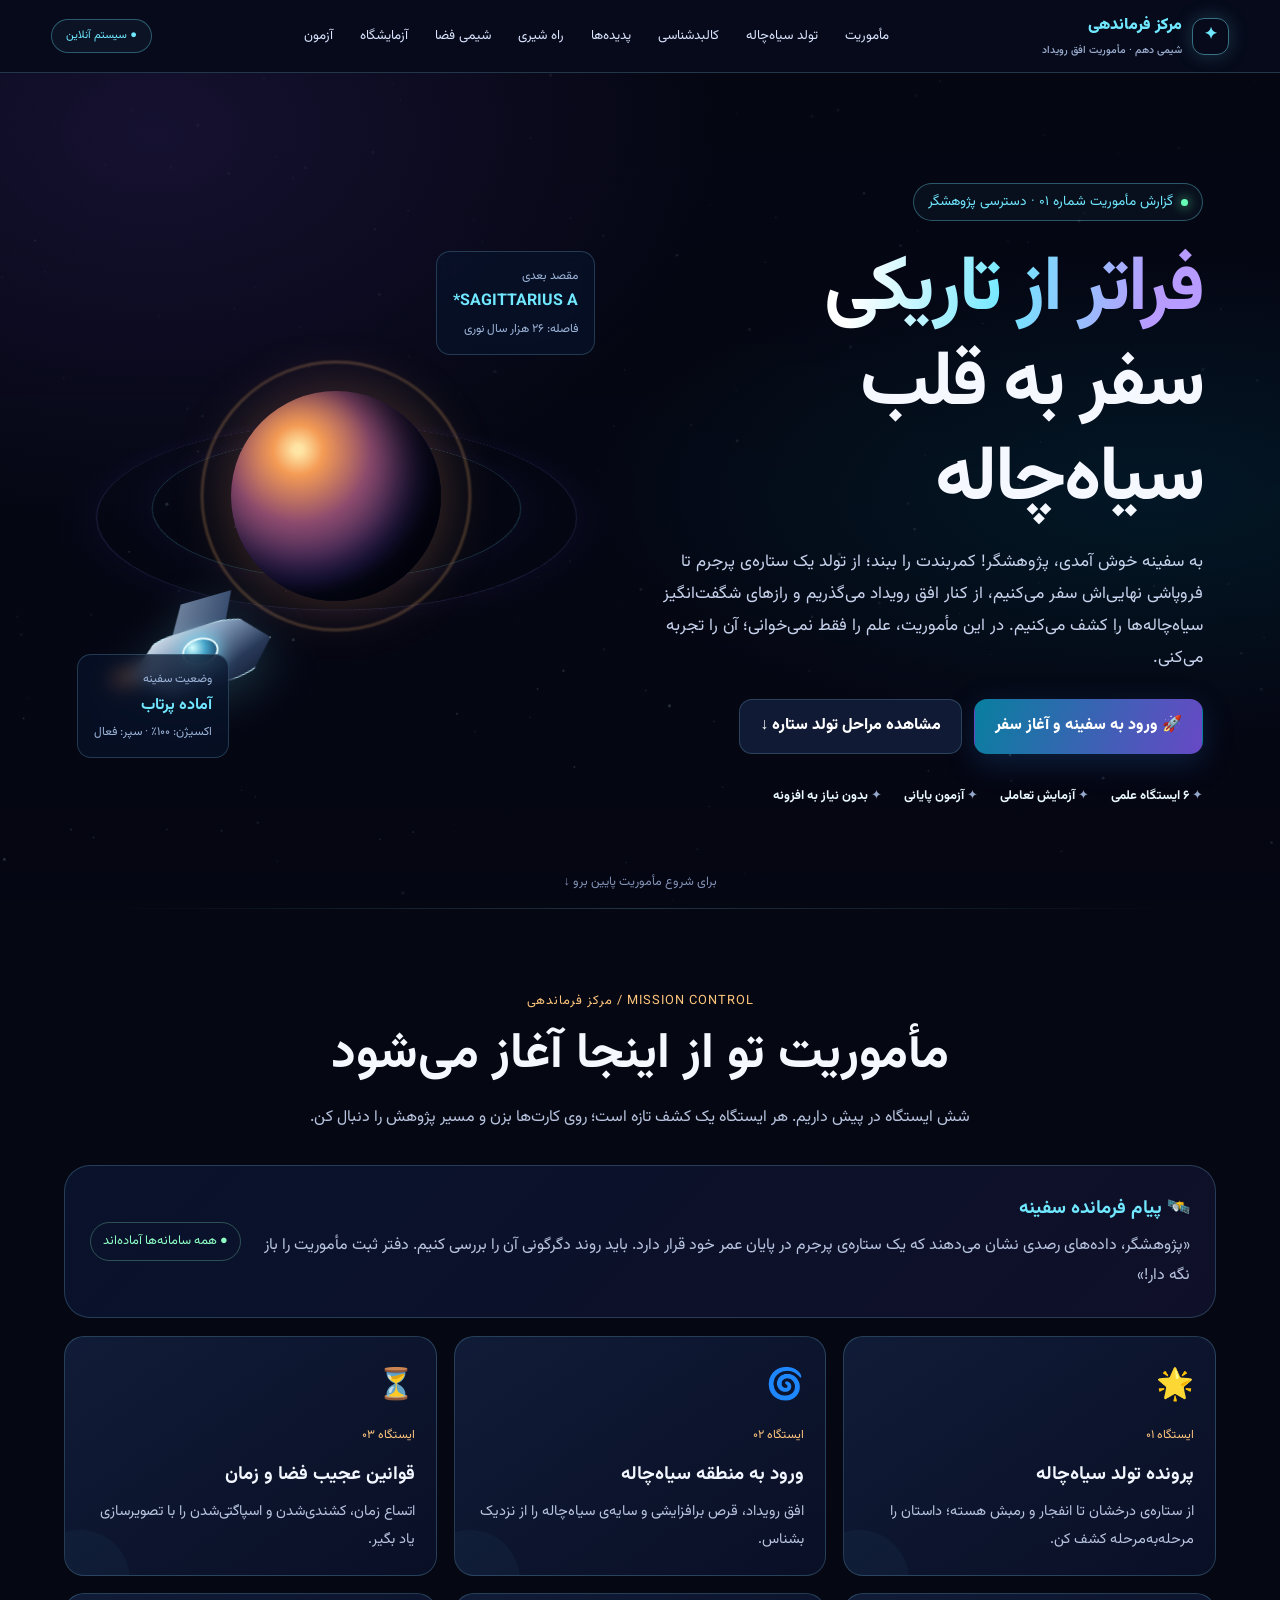
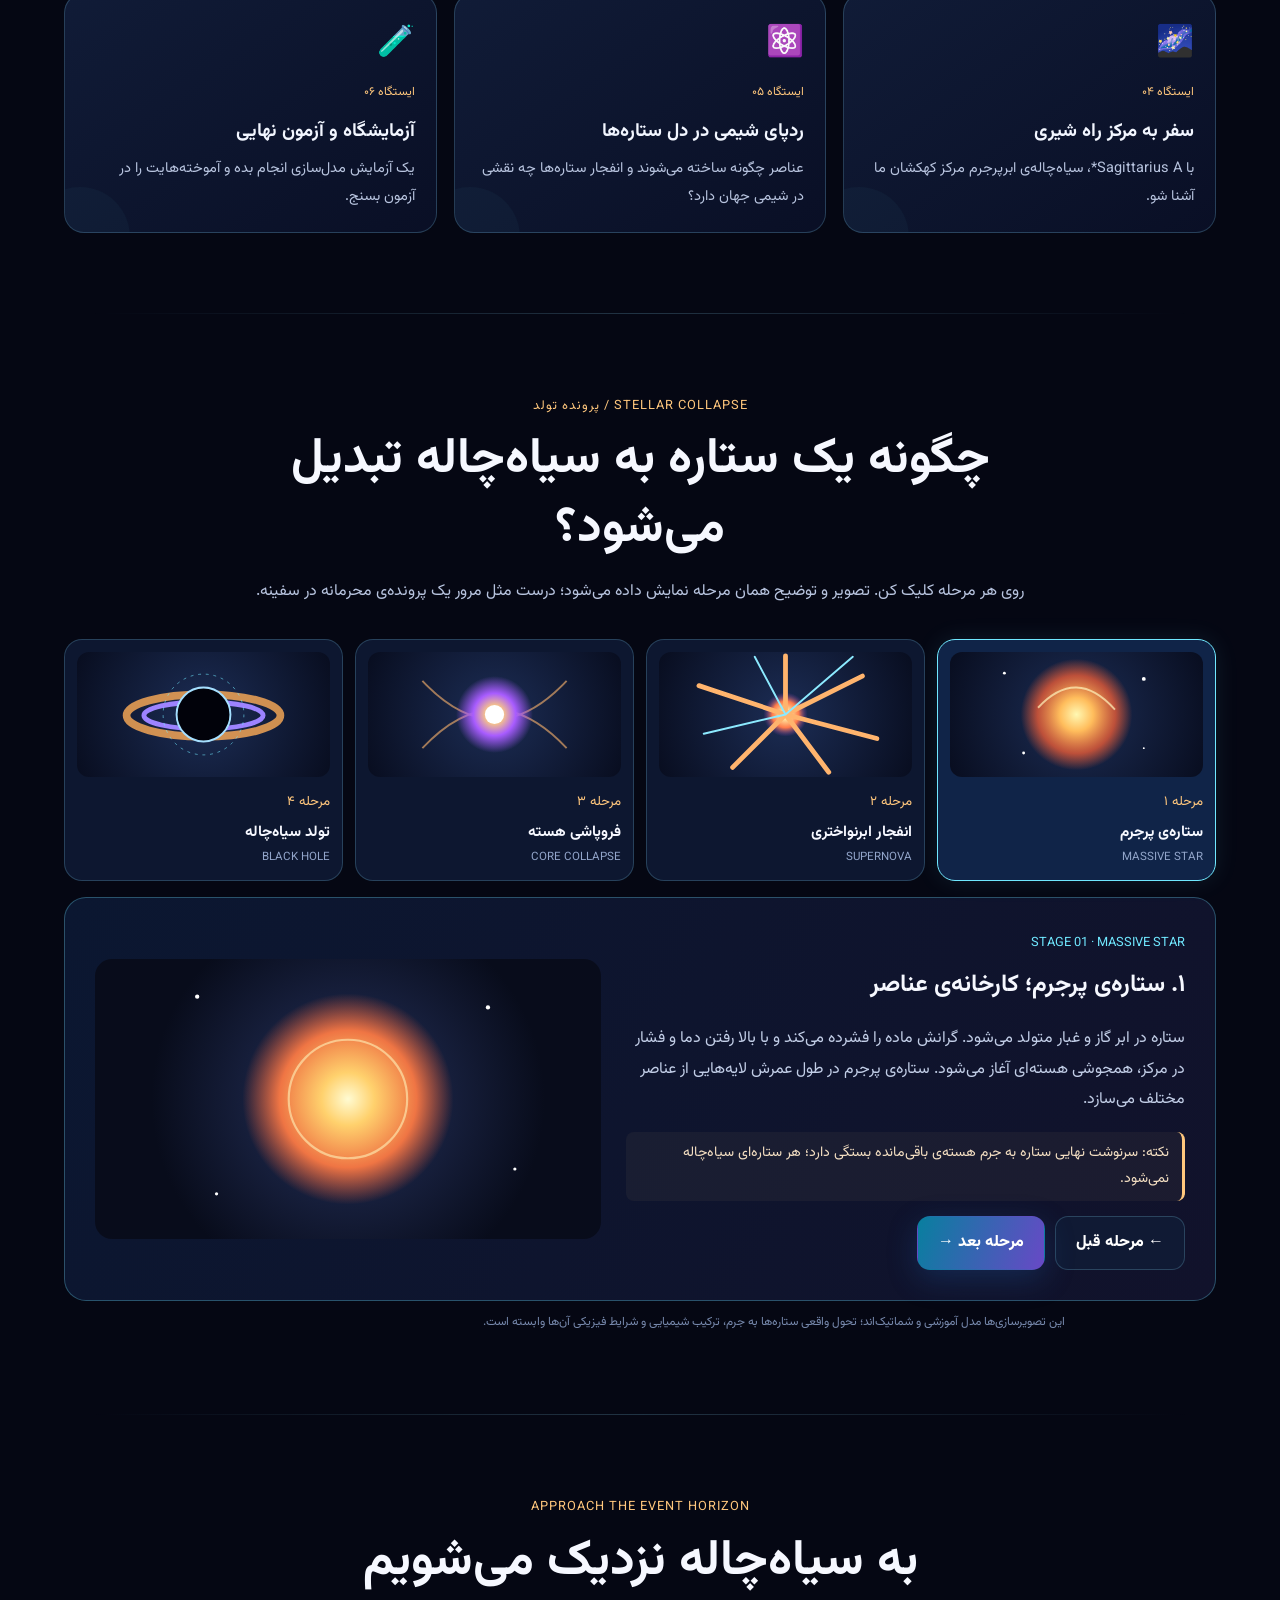
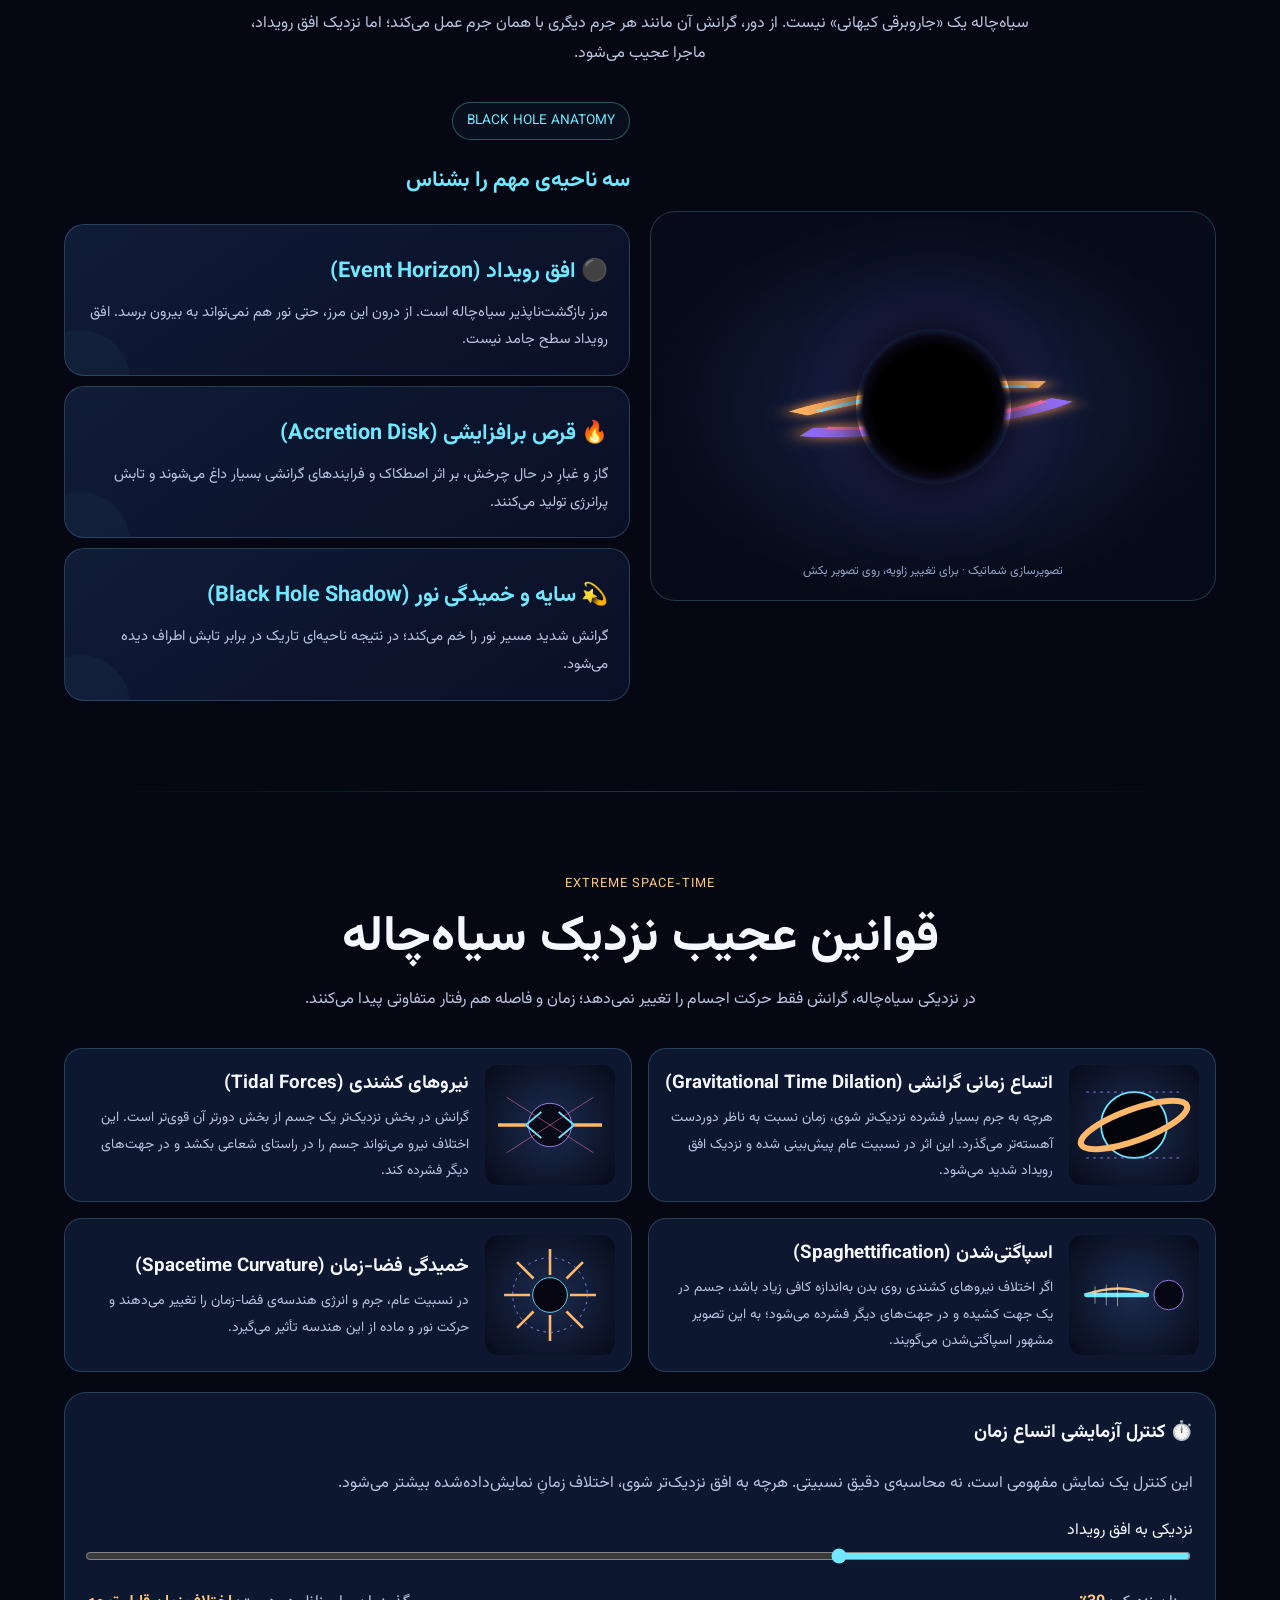
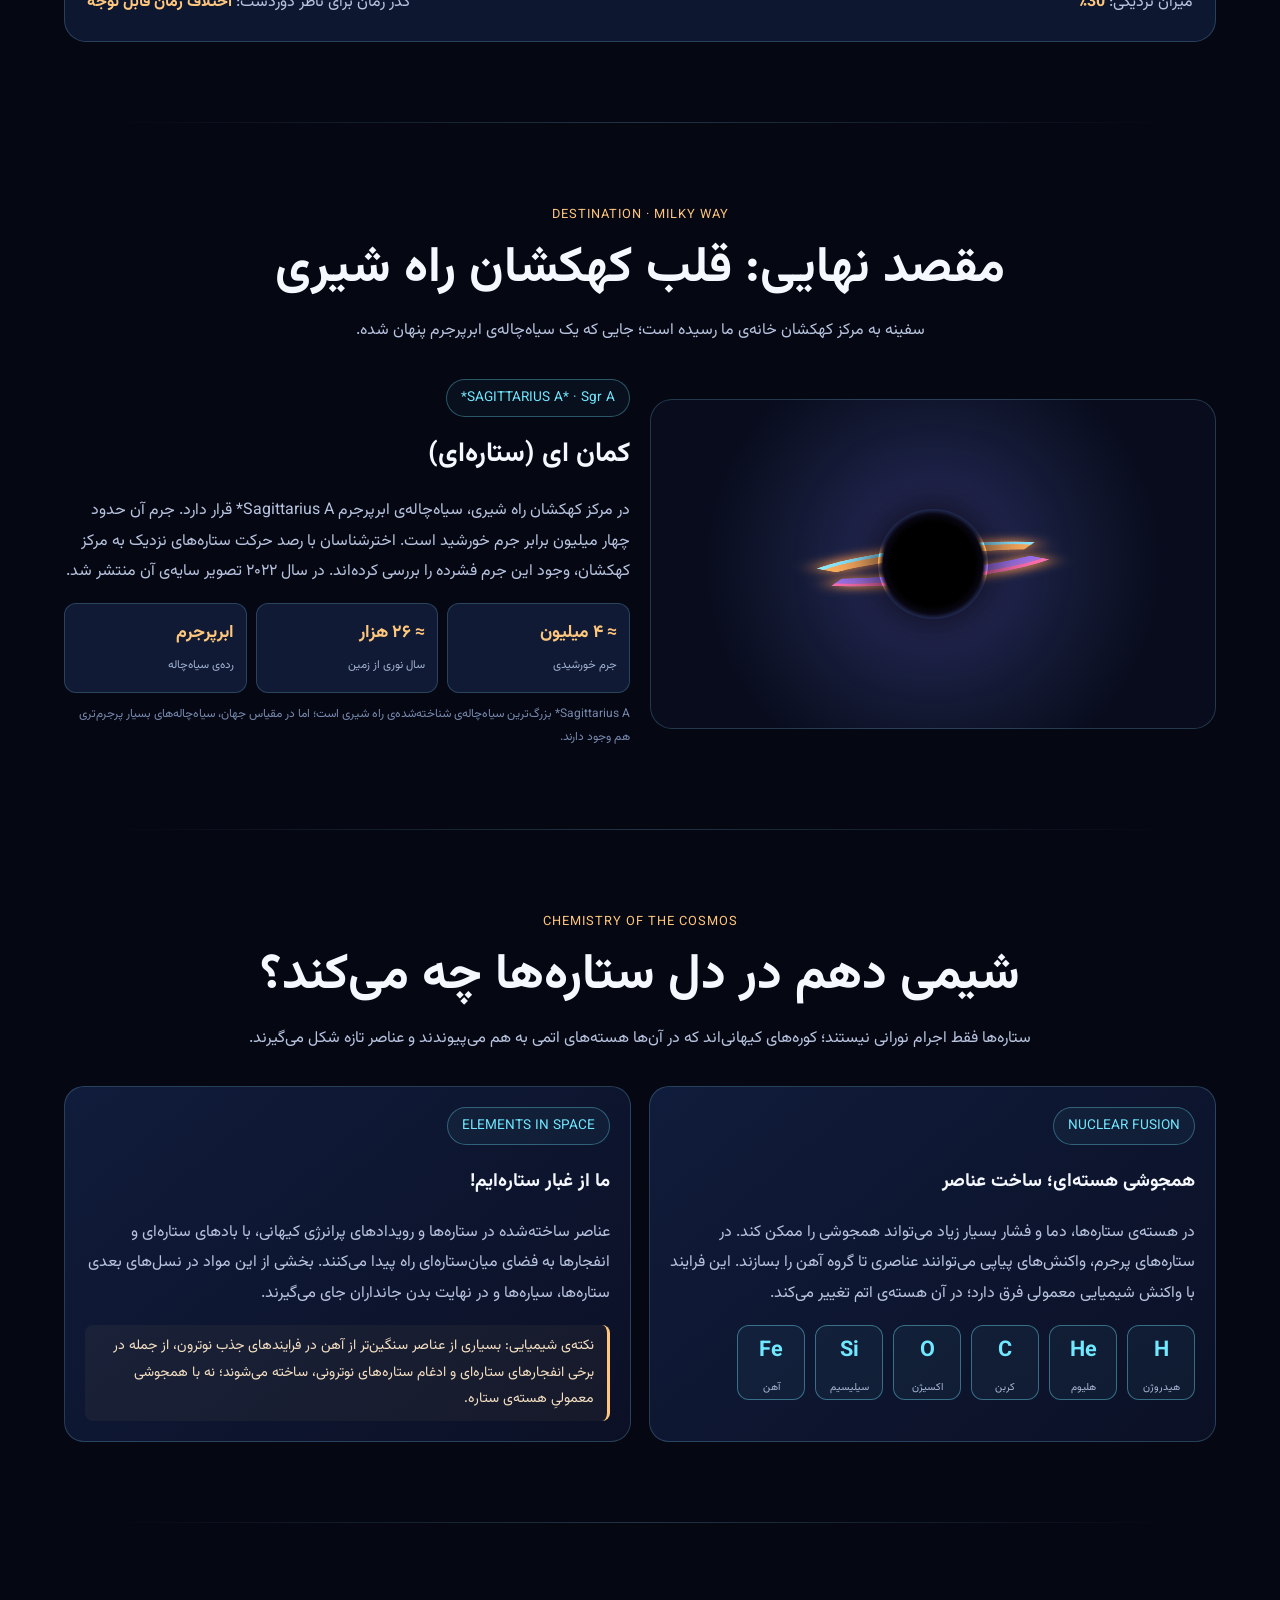
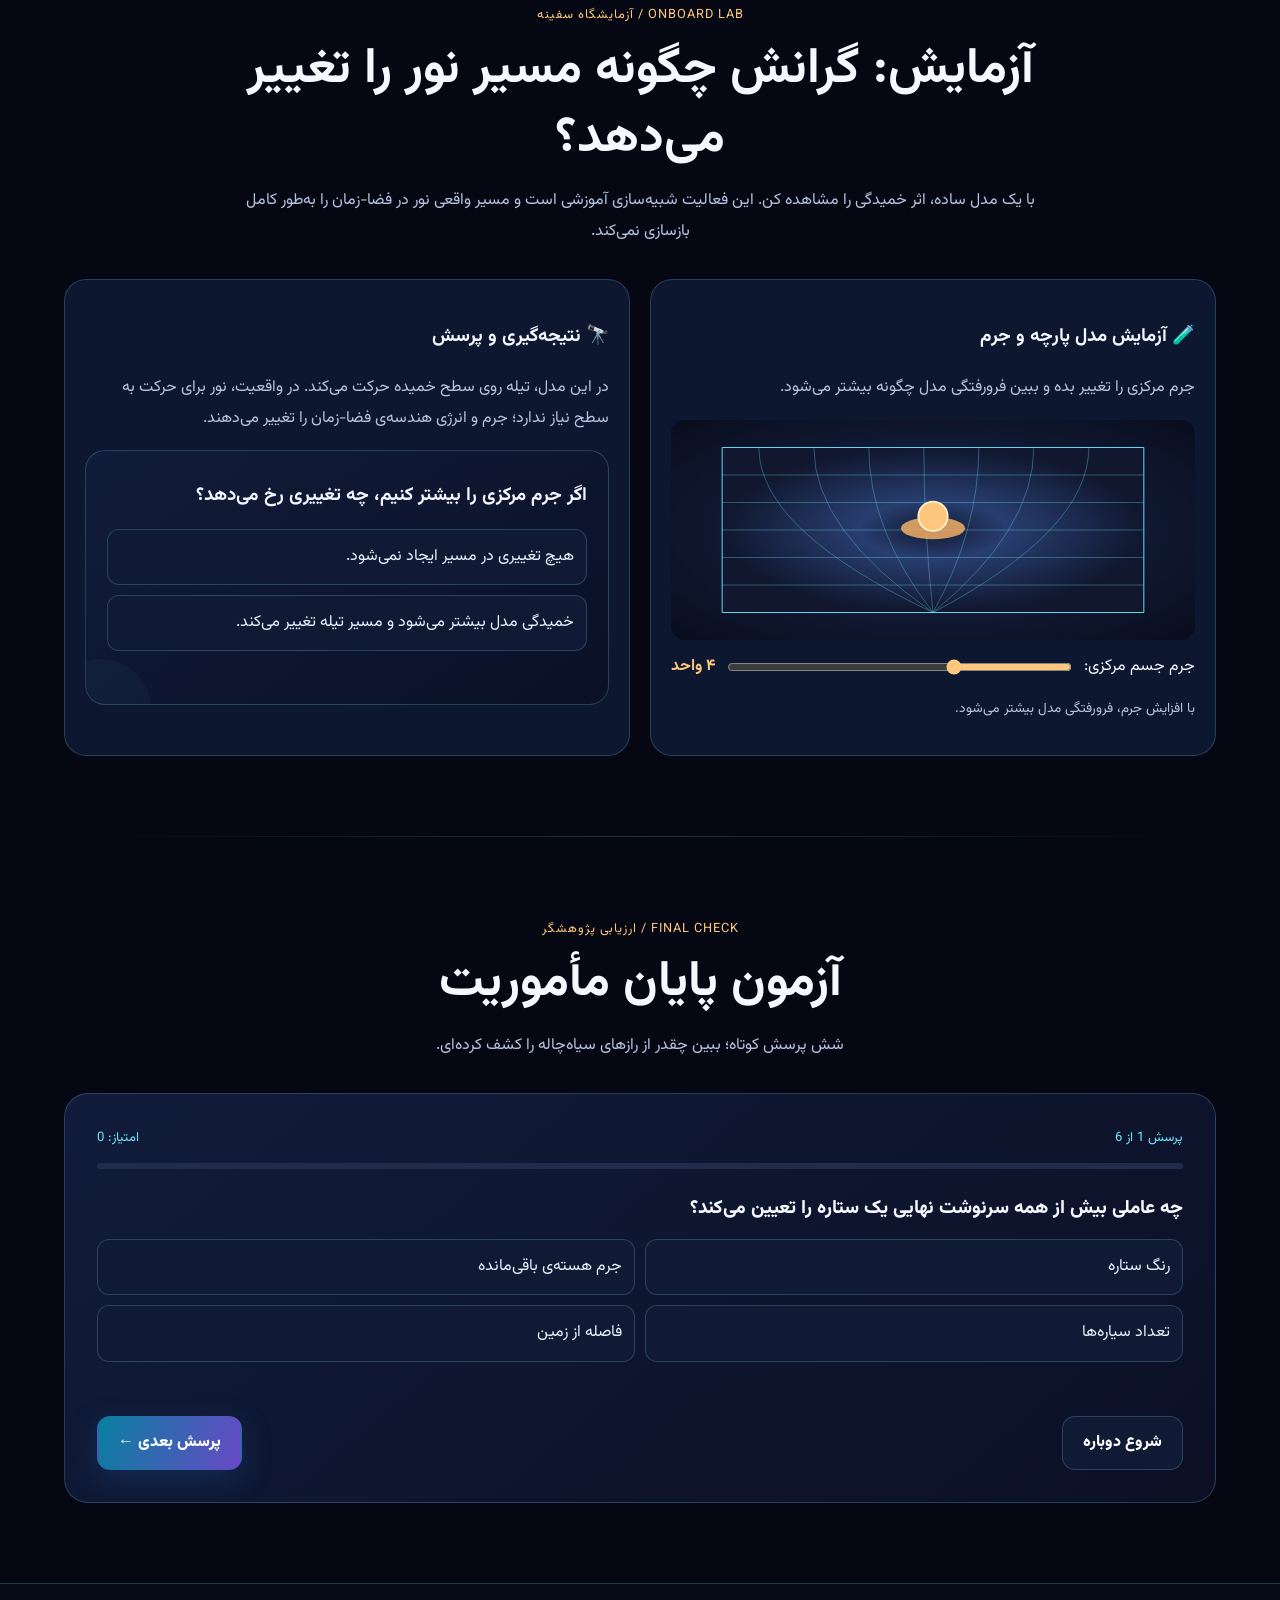
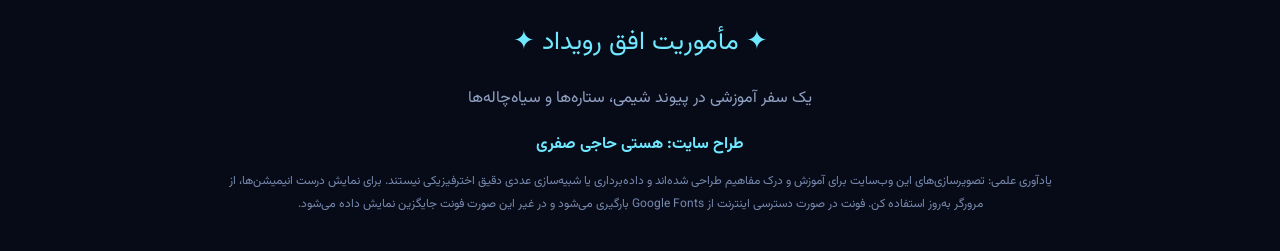
<file: index.html>
<!doctype html>
<html lang="fa" dir="rtl">
<head>
<meta charset="utf-8"><meta name="viewport" content="width=device-width,initial-scale=1">
<meta name="theme-color" content="#050713">
<meta name="description" content="مأموریت فضایی شیمی دهم؛ از تولد ستاره تا سیاه‌چاله، با تجربه‌های تعاملی، آزمایش و آزمون.">
<title>ماموریت افق رویداد | شیمی دهم</title>
<style>
@import url('https://fonts.googleapis.com/css2?family=Vazirmatn:wght@300;400;500;600;700;800;900&display=swap');
:root{--bg:#050713;--panel:#0d1530;--panel2:#121d3c;--cyan:#70e8ff;--gold:#ffc77d;--violet:#a78bfa;--pink:#ff7ab6;--muted:#b8c4df;--line:#8ddfff35;--white:#f6f8ff}
*{box-sizing:border-box}html{scroll-behavior:smooth;scroll-padding-top:90px}body{margin:0;background:var(--bg);color:var(--white);font-family:Vazirmatn,Tahoma,sans-serif;line-height:1.9;overflow-x:hidden}button,input{font:inherit}button{cursor:pointer}a{color:inherit;text-decoration:none}#stars{position:fixed;inset:0;width:100%;height:100%;z-index:-2;pointer-events:none}body:before{content:"";position:fixed;inset:0;z-index:-1;pointer-events:none;background:radial-gradient(ellipse at 12% 15%,#38266c55,transparent 36%),radial-gradient(ellipse at 90% 55%,#00465c44,transparent 35%),linear-gradient(#050713ee,#050713bb)}
header.topbar{position:sticky;top:0;z-index:50;display:flex;align-items:center;justify-content:space-between;gap:14px;padding:11px clamp(14px,4vw,58px);background:#070b1beF;border-bottom:1px solid var(--line);backdrop-filter:blur(18px)}.brand{display:flex;align-items:center;gap:10px;font-weight:900;color:var(--cyan);white-space:nowrap}.brand-mark{display:grid;place-items:center;width:37px;height:37px;border:1px solid #70e8ff77;border-radius:12px;box-shadow:0 0 20px #70e8ff33}.nav{display:flex;gap:7px;flex-wrap:wrap}.nav a{font-size:.83rem;color:#dbe5ff;padding:6px 10px;border-radius:9px}.nav a:hover{background:#70e8ff18;color:var(--cyan)}.top-actions{display:flex;align-items:center;gap:8px}.sound{border:1px solid var(--line);background:#101a34;color:var(--cyan);border-radius:10px;padding:7px 10px}
.hero{min-height:calc(100svh - 65px);max-width:1400px;margin:auto;padding:65px clamp(18px,6vw,90px) 55px;display:grid;grid-template-columns:1.05fr .95fr;align-items:center;gap:35px;position:relative}.eyebrow{display:inline-flex;align-items:center;gap:8px;border:1px solid #70e8ff55;background:#70e8ff0b;color:var(--cyan);padding:5px 14px;border-radius:40px;font-size:.85rem}.pulse{width:7px;height:7px;border-radius:50%;background:#65ffb6;box-shadow:0 0 12px #65ffb6}.hero h1{font-size:clamp(2.5rem,6vw,5.6rem);line-height:1.24;margin:22px 0 14px;letter-spacing:-2px}.gradient{background:linear-gradient(100deg,#fff 10%,#72e8ff 48%,#b79bff 85%);color:transparent;background-clip:text}.hero p{color:#c7d2ec;max-width:650px;font-size:1.06rem}.hero-buttons{display:flex;gap:12px;flex-wrap:wrap;margin-top:25px}.btn{display:inline-flex;align-items:center;justify-content:center;gap:9px;border:1px solid transparent;border-radius:13px;padding:11px 20px;background:linear-gradient(110deg,#087f9f,#6849c6);color:white;font-weight:800;box-shadow:0 9px 30px #2167b744;transition:.2s}.btn:hover{transform:translateY(-3px);filter:brightness(1.12)}.btn.ghost{background:#101a34;border-color:var(--line);box-shadow:none}.hero-meta{display:flex;gap:22px;flex-wrap:wrap;margin-top:30px;color:#94a6c9;font-size:.8rem}.hero-meta b{color:#eaf8ff}
.ship-scene{height:min(570px,72vw);min-height:380px;position:relative;display:grid;place-items:center;perspective:900px}.orbit{position:absolute;width:90%;aspect-ratio:1;border:1px solid #8c85ff30;border-radius:50%;transform:rotateX(68deg) rotateZ(-20deg);box-shadow:0 0 45px #764cff12}.orbit.o2{width:70%;transform:rotateX(68deg) rotateZ(45deg);border-color:#70e8ff38}.planet{position:absolute;width:210px;height:210px;border-radius:50%;background:radial-gradient(circle at 32% 28%,#ffe5a5 0 2%,#f49b55 12%,#8d4b6e 35%,#231b50 64%,#080b20 72%);box-shadow:inset -30px -18px 45px #02030b,0 0 60px #ff9e6245;animation:float 6s ease-in-out infinite}.planet:after{content:"";position:absolute;inset:-30px;border-radius:50%;border:2px solid #ffb76c55;filter:blur(1px)}.ship{position:absolute;width:220px;height:115px;left:4%;bottom:12%;transform:rotate(-16deg);animation:shipfloat 5s ease-in-out infinite;filter:drop-shadow(0 12px 24px #70dfff33)}.ship-body{position:absolute;left:30px;top:27px;width:145px;height:62px;border-radius:55% 45% 45% 55%;background:linear-gradient(160deg,#f4fbff,#829ab9 38%,#283958 72%,#111b32);border:1px solid #c9f6ff;clip-path:polygon(0 50%,23% 5%,80% 0,100% 50%,80% 100%,23% 95%)}.ship-window{position:absolute;left:85px;top:39px;width:37px;height:27px;border-radius:50%;background:radial-gradient(circle at 30% 25%,#d5ffff,#45a4ca 45%,#15375c);border:2px solid #e5fcff;box-shadow:0 0 20px #70e8ff}.wing{position:absolute;left:75px;top:2px;width:75px;height:38px;background:linear-gradient(120deg,#8194ad,#263c60);clip-path:polygon(0 100%,30% 0,100% 0,75% 100%)}.flame{position:absolute;left:0;top:48px;width:50px;height:18px;background:linear-gradient(90deg,transparent,#ff8c48,#ffe9a3);filter:blur(5px);border-radius:50%;animation:flame .3s infinite alternate}.hud{position:absolute;right:0;top:7%;padding:13px 16px;background:#08132ab9;border:1px solid var(--line);border-radius:14px;color:#9db5d9;font-size:.75rem;backdrop-filter:blur(8px)}.hud b{display:block;color:var(--cyan);font-size:1rem}.hud.bottom{top:auto;right:auto;left:0;bottom:4%}.scrollhint{position:absolute;bottom:13px;left:50%;transform:translateX(-50%);color:#8292b5;font-size:.78rem;animation:bob 1.8s infinite}
@keyframes float{50%{transform:translateY(-16px) rotate(4deg)}}@keyframes shipfloat{50%{transform:translate(12px,-13px) rotate(-12deg)}}@keyframes flame{to{opacity:.5;transform:scaleX(.75)}}@keyframes bob{50%{transform:translate(-50%,7px)}}
.section{max-width:1300px;margin:auto;padding:80px clamp(18px,5vw,70px)}.section-head{max-width:800px;margin:0 auto 32px;text-align:center}.kicker{color:var(--gold);font-size:.8rem;letter-spacing:1px}.section h2{font-size:clamp(1.8rem,4vw,3.1rem);line-height:1.4;margin:8px 0 12px}.section-head p{color:var(--muted);margin:0}.divider{height:1px;background:linear-gradient(90deg,transparent,var(--line),transparent);max-width:1100px;margin:auto}
.mission{background:linear-gradient(135deg,#0b1530dd,#10112aee);border:1px solid var(--line);border-radius:26px;padding:25px;display:grid;grid-template-columns:1fr auto;align-items:center;gap:20px}.mission h3{margin:0;color:var(--cyan)}.mission p{margin:4px 0 0;color:var(--muted)}.mission-status{color:#8fffc5;font-size:.8rem;border:1px solid #8fffc544;padding:6px 12px;border-radius:30px}
.grid{display:grid;grid-template-columns:repeat(3,1fr);gap:17px}.card{background:linear-gradient(145deg,#121e3bea,#0a1027ee);border:1px solid var(--line);border-radius:20px;padding:21px;position:relative;overflow:hidden;transition:.25s}.card:hover{transform:translateY(-5px);border-color:#70e8ff88;box-shadow:0 15px 45px #0005}.card .num{font-size:.75rem;color:var(--gold)}.card h3{margin:6px 0;color:#f2f6ff}.card p{margin:0;color:var(--muted);font-size:.91rem}.card-icon{font-size:1.9rem;margin-bottom:5px}.card:after{content:"";position:absolute;width:100px;height:100px;border-radius:50%;background:#70e8ff08;left:-35px;bottom:-55px}
.stages{display:grid;grid-template-columns:repeat(4,1fr);gap:12px}.stage{border:1px solid var(--line);border-radius:18px;background:#0d1730;padding:12px;text-align:right;color:var(--white);transition:.25s;min-width:0}.stage.active,.stage:hover{border-color:var(--cyan);background:#102448;box-shadow:0 0 24px #70e8ff18}.stage-art{height:125px;border-radius:12px;background:radial-gradient(circle at 50% 50%,#1c2d55,#080d1f);display:grid;place-items:center;overflow:hidden;margin-bottom:10px}.stage-art svg{width:100%;height:100%}.stage small{color:var(--gold)}.stage strong{display:block;font-size:.95rem}.stage em{display:block;color:#92a5ca;font-size:.72rem;font-style:normal}
.stage-detail{margin-top:16px;border:1px solid #70e8ff4a;border-radius:22px;background:linear-gradient(120deg,#0b1731,#11122b);padding:clamp(17px,3vw,30px);display:grid;grid-template-columns:1.05fr .95fr;gap:25px;align-items:center;min-height:300px}.stage-detail h3{font-size:1.5rem;margin:4px 0}.stage-detail p{color:#c2cee7}.stage-detail .english{color:var(--cyan);font-size:.8rem}.stage-detail .visualbox{min-height:230px;border-radius:17px;background:radial-gradient(circle,#26335f,#080c1b 68%);display:grid;place-items:center;overflow:hidden}.stage-detail .visualbox svg{width:100%;height:100%;max-height:280px}.fact{border-right:3px solid var(--gold);padding:8px 13px;color:#f4dfc2;background:#ffc77d0c;border-radius:8px;font-size:.88rem}.controls{display:flex;gap:10px;flex-wrap:wrap;margin-top:15px}
.blackhole-lab{display:grid;grid-template-columns:1fr 1fr;gap:20px;align-items:center}.bh-visual{min-height:390px;border-radius:25px;border:1px solid var(--line);background:radial-gradient(ellipse at center,#182448,#070b19 70%);position:relative;display:grid;place-items:center;overflow:hidden;perspective:800px}.bh-core{width:155px;height:155px;border-radius:50%;background:radial-gradient(circle,#000 0 54%,#080713 64%,transparent 70%);box-shadow:0 0 50px #000,0 0 90px #8b56ff44;position:relative;z-index:2}.bh-disk{position:absolute;width:330px;height:115px;border:25px solid transparent;border-top-color:#ffb35b;border-bottom-color:#8e6bff;border-radius:50%;transform:rotateX(68deg) rotateZ(-18deg);filter:drop-shadow(0 0 12px #ff9c49);animation:spin 9s linear infinite}.bh-disk.d2{width:270px;height:90px;border-width:8px;border-top-color:#8aeaff;border-bottom-color:#ff6ea8;animation-duration:13s;animation-direction:reverse}.bh-label{position:absolute;bottom:17px;color:#8fa3c8;font-size:.76rem}.bh-info h3{color:var(--cyan);font-size:1.35rem}.bh-info p{color:var(--muted)}@keyframes spin{to{transform:rotateX(68deg) rotateZ(342deg)}}
.phenomena{display:grid;grid-template-columns:repeat(2,1fr);gap:16px}.phenomenon{display:grid;grid-template-columns:130px 1fr;gap:16px;align-items:center;padding:16px;background:#0d1730;border:1px solid var(--line);border-radius:18px}.phenomenon-art{height:120px;border-radius:13px;background:radial-gradient(circle,#1c2c50,#070b19);display:grid;place-items:center;overflow:hidden}.phenomenon-art svg{width:100%;height:100%}.phenomenon h3{margin:0 0 4px}.phenomenon p{margin:0;color:var(--muted);font-size:.86rem}
.time-demo{background:#0d1730;border:1px solid var(--line);border-radius:22px;padding:22px;margin-top:20px}.time-demo input{width:100%;accent-color:var(--cyan)}.time-result{display:flex;justify-content:space-between;gap:15px;flex-wrap:wrap;margin-top:12px;color:var(--muted)}.time-result strong{color:var(--gold)}
.chem{display:grid;grid-template-columns:1fr 1fr;gap:18px}.element{border:1px solid var(--line);background:linear-gradient(140deg,#101c3b,#0b1025);border-radius:20px;padding:20px}.periodic{display:flex;gap:10px;flex-wrap:wrap;margin-top:12px}.atom{width:68px;height:75px;border:1px solid #70e8ff66;border-radius:12px;padding:5px;text-align:center;background:#70e8ff0c}.atom b{display:block;color:var(--cyan);font-size:1.35rem}.atom small{font-size:.65rem;color:#aab8d6}
.sag{display:grid;grid-template-columns:1fr 1fr;gap:20px;align-items:center}.sag-art{height:330px;border-radius:22px;border:1px solid var(--line);background:radial-gradient(circle,#27305a,#080c1d 70%);display:grid;place-items:center;overflow:hidden}.sag-art .bh-core{width:110px;height:110px}.sag-art .bh-disk{width:270px;height:90px}.statrow{display:grid;grid-template-columns:repeat(3,1fr);gap:9px;margin-top:15px}.stat{background:#101a34;border:1px solid var(--line);border-radius:12px;padding:12px}.stat b{display:block;color:var(--gold);font-size:1.1rem}.stat small{color:#9fb0d0;font-size:.72rem}
.experiment{display:grid;grid-template-columns:1fr 1fr;gap:20px}.exp-stage{border:1px solid var(--line);border-radius:22px;background:#0d1730;padding:20px}.fabric{height:220px;border-radius:14px;background:radial-gradient(ellipse,#1c2a51,#080c1c);position:relative;overflow:hidden;display:grid;place-items:center}.fabric svg{width:100%;height:100%}.exp-controls{display:flex;gap:10px;align-items:center;flex-wrap:wrap;margin-top:12px}.exp-controls input{flex:1;min-width:120px;accent-color:var(--gold)}
.quizbox{background:linear-gradient(140deg,#111c3a,#0b1025);border:1px solid var(--line);border-radius:24px;padding:clamp(18px,4vw,32px)}.quiztop{display:flex;justify-content:space-between;color:var(--cyan);font-size:.82rem}.progress{height:6px;background:#202c4a;border-radius:9px;margin:12px 0 22px;overflow:hidden}.progress span{display:block;height:100%;width:0;background:linear-gradient(90deg,var(--cyan),var(--violet));transition:.3s}.question{font-size:1.18rem;font-weight:800;margin:12px 0}.answers{display:grid;grid-template-columns:1fr 1fr;gap:10px}.answer{border:1px solid var(--line);background:#101a34;color:#eaf2ff;border-radius:12px;padding:12px;text-align:right}.answer:hover{border-color:var(--cyan)}.answer.correct{border-color:#65e6a6;background:#65e6a611}.answer.wrong{border-color:#ff7b91;background:#ff7b9111}.quiz-feedback{min-height:32px;color:var(--gold);font-size:.88rem;margin-top:12px}.quiz-actions{display:flex;justify-content:space-between;gap:10px;margin-top:10px}
footer{border-top:1px solid var(--line);padding:35px 18px;text-align:center;color:#91a2c4;background:#070b18}footer strong{color:var(--cyan)}.footnote{font-size:.75rem;color:#7789ad;max-width:850px;margin:10px auto 0}
@media(max-width:900px){.hero{grid-template-columns:1fr;padding-top:48px}.ship-scene{height:420px;min-height:330px}.grid{grid-template-columns:repeat(2,1fr)}.stages{grid-template-columns:repeat(2,1fr)}.blackhole-lab,.sag,.chem,.experiment{grid-template-columns:1fr}.stage-detail{grid-template-columns:1fr}.phenomena{grid-template-columns:1fr}}
@media(max-width:600px){header.topbar{flex-wrap:wrap}.nav{order:3;width:100%;overflow-x:auto;flex-wrap:nowrap}.nav a{white-space:nowrap}.hero{min-height:auto;padding-bottom:70px}.hero h1{font-size:2.7rem}.ship-scene{height:330px;min-height:300px}.planet{width:155px;height:155px}.ship{transform:scale(.75) rotate(-16deg);left:-8%}.hud{font-size:.65rem}.section{padding-top:58px;padding-bottom:58px}.grid{grid-template-columns:1fr}.stages{grid-template-columns:repeat(2,1fr)}.stage-art{height:95px}.phenomenon{grid-template-columns:95px 1fr}.phenomenon-art{height:95px}.answers{grid-template-columns:1fr}.statrow{grid-template-columns:1fr 1fr}.mission{grid-template-columns:1fr}.bh-visual{min-height:300px}}
@media(prefers-reduced-motion:reduce){*,*:before,*:after{animation-duration:.01ms!important;animation-iteration-count:1!important;scroll-behavior:auto!important}}
</style>
</head>
<body>
<canvas id="stars" aria-hidden="true"></canvas>
<header class="topbar">
<a class="brand" href="#home"><span class="brand-mark">✦</span><span>مرکز فرماندهی <small style="display:block;font-size:.65rem;color:#9fb1d4;font-weight:500">شیمی دهم · مأموریت افق رویداد</small></span></a>
<nav class="nav" aria-label="ناوبری اصلی"><a href="#mission">مأموریت</a><a href="#birth">تولد سیاه‌چاله</a><a href="#anatomy">کالبدشناسی</a><a href="#phenomena">پدیده‌ها</a><a href="#sagittarius">راه شیری</a><a href="#chemistry">شیمی فضا</a><a href="#lab">آزمایشگاه</a><a href="#quiz">آزمون</a></nav>
<div class="top-actions"><span class="eyebrow" style="font-size:.7rem">● سیستم آنلاین</span></div>
</header>
<main id="home">
<section class="hero">
<div>
<span class="eyebrow"><i class="pulse"></i> گزارش مأموریت شماره ۰۱ · دسترسی پژوهشگر</span>
<h1><span class="gradient">فراتر از تاریکی</span><br>سفر به قلب سیاه‌چاله</h1>
<p>به سفینه خوش آمدی، پژوهشگر! کمربندت را ببند؛ از تولد یک ستاره‌ی پرجرم تا فروپاشی نهایی‌اش سفر می‌کنیم، از کنار افق رویداد می‌گذریم و رازهای شگفت‌انگیز سیاه‌چاله‌ها را کشف می‌کنیم. در این مأموریت، علم را فقط نمی‌خوانی؛ آن را تجربه می‌کنی.</p>
<div class="hero-buttons"><a class="btn" href="#mission">🚀 ورود به سفینه و آغاز سفر</a><a class="btn ghost" href="#birth">مشاهده مراحل تولد ستاره ↓</a></div>
<div class="hero-meta"><span>✦ <b>۶ ایستگاه علمی</b></span><span>✦ <b>آزمایش تعاملی</b></span><span>✦ <b>آزمون پایانی</b></span><span>✦ <b>بدون نیاز به افزونه</b></span></div>
</div>
<div class="ship-scene" aria-label="تصویرسازی سفینه فضایی در برابر سیاره">
<div class="orbit"></div><div class="orbit o2"></div><div class="planet"></div>
<div class="ship"><div class="flame"></div><div class="wing"></div><div class="ship-body"></div><div class="ship-window"></div></div>
<div class="hud">مقصد بعدی<b>SAGITTARIUS A*</b>فاصله: ۲۶ هزار سال نوری</div>
<div class="hud bottom">وضعیت سفینه<b>آماده پرتاب</b>اکسیژن: ۱۰۰٪ · سپر: فعال</div>
</div>
<div class="scrollhint">برای شروع مأموریت پایین برو ↓</div>
</section>
<div class="divider"></div>
<section class="section" id="mission">
<div class="section-head"><div class="kicker">MISSION CONTROL / مرکز فرماندهی</div><h2>مأموریت تو از اینجا آغاز می‌شود</h2><p>شش ایستگاه در پیش داریم. هر ایستگاه یک کشف تازه است؛ روی کارت‌ها بزن و مسیر پژوهش را دنبال کن.</p></div>
<div class="mission"><div><h3>🛰️ پیام فرمانده سفینه</h3><p>«پژوهشگر، داده‌های رصدی نشان می‌دهند که یک ستاره‌ی پرجرم در پایان عمر خود قرار دارد. باید روند دگرگونی آن را بررسی کنیم. دفتر ثبت مأموریت را باز نگه دار!»</p></div><span class="mission-status">● همه سامانه‌ها آماده‌اند</span></div>
<div class="grid" style="margin-top:18px">
<a class="card" href="#birth"><div class="card-icon">🌟</div><span class="num">ایستگاه ۰۱</span><h3>پرونده تولد سیاه‌چاله</h3><p>از ستاره‌ی درخشان تا انفجار و رمبش هسته؛ داستان را مرحله‌به‌مرحله کشف کن.</p></a>
<a class="card" href="#anatomy"><div class="card-icon">🌀</div><span class="num">ایستگاه ۰۲</span><h3>ورود به منطقه سیاه‌چاله</h3><p>افق رویداد، قرص برافزایشی و سایه‌ی سیاه‌چاله را از نزدیک بشناس.</p></a>
<a class="card" href="#phenomena"><div class="card-icon">⏳</div><span class="num">ایستگاه ۰۳</span><h3>قوانین عجیب فضا و زمان</h3><p>اتساع زمان، کشندی‌شدن و اسپاگتی‌شدن را با تصویرسازی یاد بگیر.</p></a>
<a class="card" href="#sagittarius"><div class="card-icon">🌌</div><span class="num">ایستگاه ۰۴</span><h3>سفر به مرکز راه شیری</h3><p>با Sagittarius A*، سیاه‌چاله‌ی ابرپرجرم مرکز کهکشان ما آشنا شو.</p></a>
<a class="card" href="#chemistry"><div class="card-icon">⚛️</div><span class="num">ایستگاه ۰۵</span><h3>ردپای شیمی در دل ستاره‌ها</h3><p>عناصر چگونه ساخته می‌شوند و انفجار ستاره‌ها چه نقشی در شیمی جهان دارد؟</p></a>
<a class="card" href="#lab"><div class="card-icon">🧪</div><span class="num">ایستگاه ۰۶</span><h3>آزمایشگاه و آزمون نهایی</h3><p>یک آزمایش مدل‌سازی انجام بده و آموخته‌هایت را در آزمون بسنج.</p></a>
</div>
</section>
<div class="divider"></div>
<section class="section" id="birth">
<div class="section-head"><div class="kicker">STELLAR COLLAPSE / پرونده تولد</div><h2>چگونه یک ستاره به سیاه‌چاله تبدیل می‌شود؟</h2><p>روی هر مرحله کلیک کن. تصویر و توضیح همان مرحله نمایش داده می‌شود؛ درست مثل مرور یک پرونده‌ی محرمانه در سفینه.</p></div>
<div class="stages" id="stageButtons">
<button class="stage active" data-stage="0"><div class="stage-art"><svg viewBox="0 0 220 130"><defs><radialGradient id="s1"><stop stop-color="#fff8b2"/><stop offset=".3" stop-color="#ffbd5c"/><stop offset=".7" stop-color="#e65b37" stop-opacity=".8"/><stop offset="1" stop-color="#e65b37" stop-opacity="0"/></radialGradient></defs><circle cx="110" cy="65" r="58" fill="url(#s1)"/><g fill="#fff"><circle cx="35" cy="22" r="1.5"/><circle cx="180" cy="28" r="2"/><circle cx="180" cy="100" r="1"/><circle cx="55" cy="105" r="1.5"/></g><path d="M70 58 Q110 15 150 60" stroke="#fff5bd" stroke-width="2" fill="none" opacity=".7"/></svg></div><small>مرحله ۱</small><strong>ستاره‌ی پرجرم</strong><em>MASSIVE STAR</em></button>
<button class="stage" data-stage="1"><div class="stage-art"><svg viewBox="0 0 220 130"><defs><radialGradient id="sn"><stop stop-color="#fff"/><stop offset=".2" stop-color="#ffe7a0"/><stop offset=".6" stop-color="#ff7b4a"/><stop offset="1" stop-color="#6d3eae" stop-opacity="0"/></radialGradient></defs><circle cx="110" cy="65" r="23" fill="url(#sn)"/><g stroke-linecap="round"><path d="M110 65L110 4 M110 65L190 25 M110 65L205 90 M110 65L55 120 M110 65L20 35 M110 65L155 125" stroke="#ffb46d" stroke-width="5"/><path d="M110 65L78 5 M110 65L25 85 M110 65L180 5" stroke="#8ceaff" stroke-width="2"/></g></svg></div><small>مرحله ۲</small><strong>انفجار ابرنواختری</strong><em>SUPERNOVA</em></button>
<button class="stage" data-stage="2"><div class="stage-art"><svg viewBox="0 0 220 130"><defs><radialGradient id="col"><stop stop-color="#fff"/><stop offset=".2" stop-color="#ffcf7b"/><stop offset=".55" stop-color="#a85cff"/><stop offset="1" stop-color="#a85cff" stop-opacity="0"/></radialGradient></defs><path d="M35 30 Q110 110 185 30 M35 100 Q110 20 185 100" stroke="#ffb66d" stroke-width="2" fill="none" opacity=".6"/><circle cx="110" cy="65" r="40" fill="url(#col)"/><circle cx="110" cy="65" r="10" fill="#fff"/></svg></div><small>مرحله ۳</small><strong>فروپاشی هسته</strong><em>CORE COLLAPSE</em></button>
<button class="stage" data-stage="3"><div class="stage-art"><svg viewBox="0 0 220 130"><ellipse cx="110" cy="66" rx="80" ry="22" fill="none" stroke="#ffad57" stroke-width="8" opacity=".8"/><ellipse cx="110" cy="66" rx="62" ry="14" fill="none" stroke="#9d83ff" stroke-width="5"/><circle cx="110" cy="65" r="28" fill="#01020a" stroke="#a5dfff" stroke-width="2"/><circle cx="110" cy="65" r="42" fill="none" stroke="#70e8ff" stroke-dasharray="3 5" opacity=".6"/></svg></div><small>مرحله ۴</small><strong>تولد سیاه‌چاله</strong><em>BLACK HOLE</em></button>
</div>
<div class="stage-detail">
<div><span class="english" id="stageEnglish">STAGE 01 · MASSIVE STAR</span><h3 id="stageTitle">۱. ستاره‌ی پرجرم؛ کارخانه‌ی عناصر</h3><p id="stageText">ستاره در ابر گاز و غبار متولد می‌شود. گرانش ماده را فشرده می‌کند و با بالا رفتن دما و فشار در مرکز، همجوشی هسته‌ای آغاز می‌شود. ستاره‌ی پرجرم در طول عمرش لایه‌هایی از عناصر مختلف می‌سازد.</p><div class="fact" id="stageFact">نکته: سرنوشت نهایی ستاره به جرم هسته‌ی باقی‌مانده بستگی دارد؛ هر ستاره‌ای سیاه‌چاله نمی‌شود.</div><div class="controls"><button class="btn ghost" id="prevStage">← مرحله قبل</button><button class="btn" id="nextStage">مرحله بعد →</button></div></div>
<div class="visualbox" id="stageVisual"><svg viewBox="0 0 400 260"><defs><radialGradient id="bigstar"><stop stop-color="#fff9c8"/><stop offset=".25" stop-color="#ffdb76"/><stop offset=".58" stop-color="#f17c44"/><stop offset="1" stop-color="#e75c37" stop-opacity="0"/></radialGradient></defs><circle cx="200" cy="130" r="92" fill="url(#bigstar)"/><circle cx="200" cy="130" r="55" fill="none" stroke="#fff2ba" stroke-width="2" opacity=".5"/><g fill="#fff"><circle cx="65" cy="45" r="2"/><circle cx="320" cy="58" r="2"/><circle cx="350" cy="195" r="1.5"/><circle cx="90" cy="210" r="1.5"/></g></svg></div>
</div>
<p class="footnote">این تصویرسازی‌ها مدل آموزشی و شماتیک‌اند؛ تحول واقعی ستاره‌ها به جرم، ترکیب شیمیایی و شرایط فیزیکی آن‌ها وابسته است.</p>
</section>
<div class="divider"></div>
<section class="section" id="anatomy">
<div class="section-head"><div class="kicker">APPROACH THE EVENT HORIZON</div><h2>به سیاه‌چاله نزدیک می‌شویم</h2><p>سیاه‌چاله یک «جاروبرقی کیهانی» نیست. از دور، گرانش آن مانند هر جرم دیگری با همان جرم عمل می‌کند؛ اما نزدیک افق رویداد، ماجرا عجیب می‌شود.</p></div>
<div class="blackhole-lab">
<div class="bh-visual" id="bhVisual"><div class="bh-disk"></div><div class="bh-disk d2"></div><div class="bh-core"></div><span class="bh-label">تصویرسازی شماتیک · برای تغییر زاویه، روی تصویر بکش</span></div>
<div class="bh-info"><span class="eyebrow">BLACK HOLE ANATOMY</span><h3>سه ناحیه‌ی مهم را بشناس</h3>
<div class="card" style="margin:10px 0"><h3>⚫ افق رویداد (Event Horizon)</h3><p>مرز بازگشت‌ناپذیر سیاه‌چاله است. از درون این مرز، حتی نور هم نمی‌تواند به بیرون برسد. افق رویداد سطح جامد نیست.</p></div>
<div class="card" style="margin:10px 0"><h3>🔥 قرص برافزایشی (Accretion Disk)</h3><p>گاز و غبارِ در حال چرخش، بر اثر اصطکاک و فرایندهای گرانشی بسیار داغ می‌شوند و تابش پرانرژی تولید می‌کنند.</p></div>
<div class="card" style="margin:10px 0"><h3>💫 سایه و خمیدگی نور (Black Hole Shadow)</h3><p>گرانش شدید مسیر نور را خم می‌کند؛ در نتیجه ناحیه‌ای تاریک در برابر تابش اطراف دیده می‌شود.</p></div>
</div></div>
</section>
<div class="divider"></div>
<section class="section" id="phenomena">
<div class="section-head"><div class="kicker">EXTREME SPACE-TIME</div><h2>قوانین عجیب نزدیک سیاه‌چاله</h2><p>در نزدیکی سیاه‌چاله، گرانش فقط حرکت اجسام را تغییر نمی‌دهد؛ زمان و فاصله هم رفتار متفاوتی پیدا می‌کنند.</p></div>
<div class="phenomena">
<article class="phenomenon"><div class="phenomenon-art"><svg viewBox="0 0 150 120"><circle cx="75" cy="60" r="38" fill="#03040a" stroke="#70e8ff" stroke-width="2"/><ellipse cx="75" cy="60" rx="65" ry="18" fill="none" stroke="#ffb76a" stroke-width="7" transform="rotate(-20 75 60)"/><path d="M20 22L130 22M20 98L130 98" stroke="#9d8aff" stroke-dasharray="3 5"/></svg></div><div><h3>اتساع زمانی گرانشی (Gravitational Time Dilation)</h3><p>هرچه به جرم بسیار فشرده نزدیک‌تر شوی، زمان نسبت به ناظر دوردست آهسته‌تر می‌گذرد. این اثر در نسبیت عام پیش‌بینی شده و نزدیک افق رویداد شدید می‌شود.</p></div></article>
<article class="phenomenon"><div class="phenomenon-art"><svg viewBox="0 0 150 120"><circle cx="75" cy="60" r="25" fill="#080a17" stroke="#a98bff"/><path d="M15 60H47M103 60H135" stroke="#ffb76a" stroke-width="4"/><path d="M47 60L65 45M47 60L65 75M103 60L85 45M103 60L85 75" stroke="#70e8ff" stroke-width="2"/><path d="M25 28L125 92M25 92L125 28" stroke="#ff7ab6" stroke-width="1" opacity=".6"/></svg></div><div><h3>نیروهای کشندی (Tidal Forces)</h3><p>گرانش در بخش نزدیک‌تر یک جسم از بخش دورتر آن قوی‌تر است. این اختلاف نیرو می‌تواند جسم را در راستای شعاعی بکشد و در جهت‌های دیگر فشرده کند.</p></div></article>
<article class="phenomenon"><div class="phenomenon-art"><svg viewBox="0 0 150 120"><circle cx="115" cy="60" r="17" fill="#050611" stroke="#a98bff"/><path d="M18 60Q60 45 92 60" stroke="#ffbd7d" stroke-width="3" fill="none"/><path d="M20 60L90 60" stroke="#70e8ff" stroke-width="5" stroke-linecap="round"/><path d="M30 50L30 70M43 48L43 72M56 47L56 73" stroke="#fff" opacity=".6"/></svg></div><div><h3>اسپاگتی‌شدن (Spaghettification)</h3><p>اگر اختلاف نیروهای کشندی روی بدن به‌اندازه کافی زیاد باشد، جسم در یک جهت کشیده و در جهت‌های دیگر فشرده می‌شود؛ به این تصویر مشهور اسپاگتی‌شدن می‌گویند.</p></div></article>
<article class="phenomenon"><div class="phenomenon-art"><svg viewBox="0 0 150 120"><circle cx="75" cy="60" r="20" fill="#050611" stroke="#70e8ff"/><path d="M75 7V37M75 83V113M22 60H52M98 60H128M37 22L56 41M94 79L113 98M113 22L94 41M56 79L37 98" stroke="#ffb76a" stroke-width="3"/><circle cx="75" cy="60" r="43" fill="none" stroke="#a98bff" stroke-dasharray="3 5"/></svg></div><div><h3>خمیدگی فضا-زمان (Spacetime Curvature)</h3><p>در نسبیت عام، جرم و انرژی هندسه‌ی فضا-زمان را تغییر می‌دهند و حرکت نور و ماده از این هندسه تأثیر می‌گیرد.</p></div></article>
</div>
<div class="time-demo"><h3 style="margin-top:0">⏱️ کنترل آزمایشی اتساع زمان</h3><p style="color:var(--muted)">این کنترل یک نمایش مفهومی است، نه محاسبه‌ی دقیق نسبیتی. هرچه به افق نزدیک‌تر شوی، اختلاف زمانِ نمایش‌داده‌شده بیشتر می‌شود.</p><label for="gravityRange">نزدیکی به افق رویداد</label><input id="gravityRange" type="range" min="0" max="95" value="30"><div class="time-result"><span>میزان نزدیکی: <strong id="gravityValue">۳۰٪</strong></span><span>گذر زمان برای ناظر دوردست: <strong id="timeValue">تقریباً هم‌گام</strong></span></div></div>
</section>
<div class="divider"></div>
<section class="section" id="sagittarius">
<div class="section-head"><div class="kicker">DESTINATION · MILKY WAY</div><h2>مقصد نهایی: قلب کهکشان راه شیری</h2><p>سفینه به مرکز کهکشان خانه‌ی ما رسیده است؛ جایی که یک سیاه‌چاله‌ی ابرپرجرم پنهان شده.</p></div>
<div class="sag">
<div class="sag-art"><div class="bh-disk"></div><div class="bh-disk d2"></div><div class="bh-core"></div></div>
<div><span class="eyebrow">SAGITTARIUS A* · Sgr A*</span><h3 style="font-size:1.7rem;margin:12px 0">کمان ای (ستاره‌ای)</h3><p style="color:var(--muted)">در مرکز کهکشان راه شیری، سیاه‌چاله‌ی ابرپرجرم Sagittarius A* قرار دارد. جرم آن حدود چهار میلیون برابر جرم خورشید است. اخترشناسان با رصد حرکت ستاره‌های نزدیک به مرکز کهکشان، وجود این جرم فشرده را بررسی کرده‌اند. در سال ۲۰۲۲ تصویر سایه‌ی آن منتشر شد.</p>
<div class="statrow"><div class="stat"><b>≈ ۴ میلیون</b><small>جرم خورشیدی</small></div><div class="stat"><b>≈ ۲۶ هزار</b><small>سال نوری از زمین</small></div><div class="stat"><b>ابرپرجرم</b><small>رده‌ی سیاه‌چاله</small></div></div>
<p class="footnote">Sagittarius A* بزرگ‌ترین سیاه‌چاله‌ی شناخته‌شده‌ی راه شیری است؛ اما در مقیاس جهان، سیاه‌چاله‌های بسیار پرجرم‌تری هم وجود دارند.</p></div>
</div>
</section>
<div class="divider"></div>
<section class="section" id="chemistry">
<div class="section-head"><div class="kicker">CHEMISTRY OF THE COSMOS</div><h2>شیمی دهم در دل ستاره‌ها چه می‌کند؟</h2><p>ستاره‌ها فقط اجرام نورانی نیستند؛ کوره‌های کیهانی‌اند که در آن‌ها هسته‌های اتمی به هم می‌پیوندند و عناصر تازه شکل می‌گیرند.</p></div>
<div class="chem">
<div class="element"><span class="eyebrow">NUCLEAR FUSION</span><h3>همجوشی هسته‌ای؛ ساخت عناصر</h3><p style="color:var(--muted)">در هسته‌ی ستاره‌ها، دما و فشار بسیار زیاد می‌تواند همجوشی را ممکن کند. در ستاره‌های پرجرم، واکنش‌های پیاپی می‌توانند عناصری تا گروه آهن را بسازند. این فرایند با واکنش شیمیایی معمولی فرق دارد؛ در آن هسته‌ی اتم تغییر می‌کند.</p><div class="periodic"><div class="atom"><b>H</b><small>هیدروژن</small></div><div class="atom"><b>He</b><small>هلیوم</small></div><div class="atom"><b>C</b><small>کربن</small></div><div class="atom"><b>O</b><small>اکسیژن</small></div><div class="atom"><b>Si</b><small>سیلیسیم</small></div><div class="atom"><b>Fe</b><small>آهن</small></div></div></div>
<div class="element"><span class="eyebrow">ELEMENTS IN SPACE</span><h3>ما از غبار ستاره‌ایم!</h3><p style="color:var(--muted)">عناصر ساخته‌شده در ستاره‌ها و رویدادهای پرانرژی کیهانی، با بادهای ستاره‌ای و انفجارها به فضای میان‌ستاره‌ای راه پیدا می‌کنند. بخشی از این مواد در نسل‌های بعدی ستاره‌ها، سیاره‌ها و در نهایت بدن جانداران جای می‌گیرند.</p><div class="fact">نکته‌ی شیمیایی: بسیاری از عناصر سنگین‌تر از آهن در فرایندهای جذب نوترون، از جمله در برخی انفجارهای ستاره‌ای و ادغام ستاره‌های نوترونی، ساخته می‌شوند؛ نه با همجوشی معمولیِ هسته‌ی ستاره.</div></div>
</div>
</section>
<div class="divider"></div>
<section class="section" id="lab">
<div class="section-head"><div class="kicker">ONBOARD LAB / آزمایشگاه سفینه</div><h2>آزمایش: گرانش چگونه مسیر نور را تغییر می‌دهد؟</h2><p>با یک مدل ساده، اثر خمیدگی را مشاهده کن. این فعالیت شبیه‌سازی آموزشی است و مسیر واقعی نور در فضا-زمان را به‌طور کامل بازسازی نمی‌کند.</p></div>
<div class="experiment">
<div class="exp-stage"><h3>🧪 آزمایش مدل پارچه و جرم</h3><p style="color:var(--muted)">جرم مرکزی را تغییر بده و ببین فرورفتگی مدل چگونه بیشتر می‌شود.</p>
<div class="fabric"><svg viewBox="0 0 500 240" preserveAspectRatio="xMidYMid meet"><defs><radialGradient id="well"><stop stop-color="#11182f"/><stop offset=".35" stop-color="#283e70"/><stop offset="1" stop-color="#10172e"/></radialGradient></defs><path id="wellSurface" d="M20 30 Q250 30 480 30 L480 210 Q250 210 20 210Z" fill="url(#well)" stroke="#70e8ff" stroke-width="1"/><g id="mesh" stroke="#70e8ff" stroke-opacity=".35" fill="none"><path d="M20 60Q250 60 480 60M20 90Q250 90 480 90M20 120Q250 120 480 120M20 150Q250 150 480 150M20 180Q250 180 480 180"/><path d="M60 30Q60 120 250 210M120 30Q120 120 250 210M180 30Q180 120 250 210M240 30Q240 120 250 210M300 30Q300 120 250 210M360 30Q360 120 250 210M420 30Q420 120 250 210"/></g><ellipse cx="250" cy="118" rx="35" ry="12" fill="#ffb76a" opacity=".8"/><circle cx="250" cy="105" r="16" fill="#ffc77d" stroke="#fff0c6" stroke-width="2"/></svg></div>
<div class="exp-controls"><label for="massRange">جرم جسم مرکزی:</label><input id="massRange" type="range" min="1" max="10" value="4"><strong id="massValue" style="color:var(--gold)">۴ واحد</strong></div><p id="massExplain" style="color:var(--muted);font-size:.85rem">با افزایش جرم، فرورفتگی مدل بیشتر می‌شود.</p>
</div>
<div class="exp-stage"><h3>🔭 نتیجه‌گیری و پرسش</h3><p style="color:var(--muted)">در این مدل، تیله روی سطح خمیده حرکت می‌کند. در واقعیت، نور برای حرکت به سطح نیاز ندارد؛ جرم و انرژی هندسه‌ی فضا-زمان را تغییر می‌دهند.</p><div class="card" style="margin-top:14px"><h3>اگر جرم مرکزی را بیشتر کنیم، چه تغییری رخ می‌دهد؟</h3><div class="controls" style="display:grid"><button class="answer" data-exp="wrong">هیچ تغییری در مسیر ایجاد نمی‌شود.</button><button class="answer" data-exp="right">خمیدگی مدل بیشتر می‌شود و مسیر تیله تغییر می‌کند.</button></div><p id="expFeedback" class="quiz-feedback"></p></div></div>
</div>
</section>
<div class="divider"></div>
<section class="section" id="quiz">
<div class="section-head"><div class="kicker">FINAL CHECK / ارزیابی پژوهشگر</div><h2>آزمون پایان مأموریت</h2><p>شش پرسش کوتاه؛ ببین چقدر از رازهای سیاه‌چاله را کشف کرده‌ای.</p></div>
<div class="quizbox">
<div class="quiztop"><span id="qCounter">پرسش ۱ از ۶</span><span id="scoreLabel">امتیاز: ۰</span></div><div class="progress"><span id="qProgress"></span></div>
<div id="quizArea"><div class="question" id="question">چه عاملی بیش از همه سرنوشت نهایی یک ستاره را تعیین می‌کند؟</div><div class="answers" id="answers"></div><div class="quiz-feedback" id="quizFeedback"></div></div>
<div class="quiz-actions"><button class="btn ghost" id="restartQuiz">شروع دوباره</button><button class="btn" id="nextQuestion" disabled>پرسش بعدی ←</button></div>
</div>
</section>
</main>
<footer><div style="font-size:1.6rem;color:var(--cyan)">✦ مأموریت افق رویداد ✦</div><p>یک سفر آموزشی در پیوند شیمی، ستاره‌ها و سیاه‌چاله‌ها</p><strong>طراح سایت: هستی حاجی صفری</strong><p class="footnote">یادآوری علمی: تصویرسازی‌های این وب‌سایت برای آموزش و درک مفاهیم طراحی شده‌اند و داده‌برداری یا شبیه‌سازی عددی دقیق اخترفیزیکی نیستند. برای نمایش درست انیمیشن‌ها، از مرورگر به‌روز استفاده کن. فونت در صورت دسترسی اینترنت از Google Fonts بارگیری می‌شود و در غیر این صورت فونت جایگزین نمایش داده می‌شود.</p></footer>
<script>
/* Starfield: local canvas, no external 3D library */
(()=>{const c=document.getElementById('stars'),x=c.getContext('2d');let w,h,stars=[];function resize(){w=c.width=innerWidth*devicePixelRatio;h=c.height=innerHeight*devicePixelRatio;c.style.width=innerWidth+'px';c.style.height=innerHeight+'px';stars=Array.from({length:Math.min(230,Math.floor(innerWidth/5))},()=>({x:Math.random()*w,y:Math.random()*h,r:Math.random()*1.5+.25,a:Math.random()*.7+.2,s:Math.random()*.18+.03}))}function draw(){x.clearRect(0,0,w,h);for(const p of stars){p.y+=p.s*devicePixelRatio;if(p.y>h)p.y=0;x.globalAlpha=p.a*(.7+.3*Math.sin(Date.now()*.001+p.x));x.fillStyle='#c9eaff';x.beginPath();x.arc(p.x,p.y,p.r*devicePixelRatio,0,Math.PI*2);x.fill()}requestAnimationFrame(draw)}addEventListener('resize',resize);resize();draw()})();
const stageData=[
{en:'STAGE 01 · MASSIVE STAR',title:'۱. ستاره‌ی پرجرم؛ کارخانه‌ی عناصر',text:'ستاره در ابر گاز و غبار متولد می‌شود. گرانش ماده را فشرده می‌کند و با بالا رفتن دما و فشار در مرکز، همجوشی هسته‌ای آغاز می‌شود. ستاره‌ی پرجرم در طول عمرش لایه‌هایی از عناصر مختلف می‌سازد.',fact:'نکته: سرنوشت نهایی ستاره به جرم هسته‌ی باقی‌مانده بستگی دارد؛ هر ستاره‌ای سیاه‌چاله نمی‌شود.',svg:'<defs><radialGradient id="g"><stop stop-color="#fffbd2"/><stop offset=".25" stop-color="#ffd16d"/><stop offset=".65" stop-color="#ef7544"/><stop offset="1" stop-color="#e75b38" stop-opacity="0"/></radialGradient></defs><circle cx="200" cy="130" r="98" fill="url(#g)"/><circle cx="200" cy="130" r="55" fill="none" stroke="#fff2ba" stroke-width="2" opacity=".6"/><g fill="#fff"><circle cx="60" cy="35" r="2"/><circle cx="330" cy="45" r="2"/><circle cx="355" cy="195" r="1.5"/><circle cx="78" cy="218" r="1.5"/></g>'},
{en:'STAGE 02 · SUPERNOVA',title:'۲. انفجار ابرنواختری؛ پایان باشکوه',text:'وقتی سوخت هسته‌ای ستاره‌ی پرجرم به پایان می‌رسد، هسته دیگر نمی‌تواند در برابر گرانش مقاومت کند. هسته به‌سرعت فرو می‌ریزد و در بسیاری از موارد، لایه‌های بیرونی در انفجاری عظیم به فضا پرتاب می‌شوند.',fact:'نکته: همه‌ی ستاره‌های پرجرم الزاماً انفجار ابرنواختری یکسانی ندارند؛ برخی ممکن است با فروپاشی مستقیم به سیاه‌چاله برسند.',svg:'<defs><radialGradient id="g"><stop stop-color="#fff"/><stop offset=".2" stop-color="#ffe6a2"/><stop offset=".55" stop-color="#ff7849"/><stop offset="1" stop-color="#9a56ff" stop-opacity="0"/></radialGradient></defs><circle cx="200" cy="130" r="35" fill="url(#g)"/><g stroke-linecap="round"><path d="M200 130L200 10M200 130L360 45M200 130L390 190M200 130L60 230M200 130L20 65M200 130L310 250M200 130L90 5" stroke="#ffb46d" stroke-width="7"/><path d="M200 130L125 5M200 130L35 165M200 130L365 5" stroke="#8ceaff" stroke-width="3"/></g>'},
{en:'STAGE 03 · CORE COLLAPSE',title:'۳. فروپاشی هسته؛ گرانش پیروز می‌شود',text:'پس از بیرون‌رانده‌شدن لایه‌ها، هسته‌ی باقی‌مانده ممکن است آن‌قدر پرجرم باشد که فشارهای شناخته‌شده نتوانند جلوی رمبش را بگیرند. ماده در ناحیه‌ای بسیار کوچک فشرده می‌شود و گرانش به‌شدت افزایش می‌یابد.',fact:'نکته: اگر جرم هسته در محدوده‌ی مناسب باشد، ممکن است به‌جای سیاه‌چاله، ستاره‌ی نوترونی تشکیل شود.',svg:'<defs><radialGradient id="g"><stop stop-color="#fff"/><stop offset=".2" stop-color="#ffdb9b"/><stop offset=".55" stop-color="#b36aff"/><stop offset="1" stop-color="#8b56ff" stop-opacity="0"/></radialGradient></defs><path d="M45 25Q200 240 355 25M45 235Q200 20 355 235" stroke="#ffb66d" stroke-width="2" fill="none" opacity=".6"/><circle cx="200" cy="130" r="70" fill="url(#g)"/><circle cx="200" cy="130" r="15" fill="#fff"/><path d="M130 130H185M270 130H215M200 60V115M200 200V145" stroke="#70e8ff" stroke-width="4"/>'},
{en:'STAGE 04 · BLACK HOLE',title:'۴. تولد سیاه‌چاله؛ مرز بی‌بازگشت',text:'اگر رمبش ادامه یابد، افق رویداد شکل می‌گیرد؛ مرزی که از درون آن هیچ چیز، حتی نور، نمی‌تواند به بیرون بازگردد. سیاه‌چاله به معنای یک سوراخ خالی نیست؛ ناحیه‌ای از فضا-زمان با گرانش بسیار شدید است.',fact:'نکته: افق رویداد سطح جامد نیست. شعاع افق برای سیاه‌چاله‌ی ساده و بدون چرخش با جرم آن متناسب است.',svg:'<ellipse cx="200" cy="135" rx="150" ry="40" fill="none" stroke="#ffad57" stroke-width="12" opacity=".8"/><ellipse cx="200" cy="135" rx="120" ry="26" fill="none" stroke="#9d83ff" stroke-width="6"/><circle cx="200" cy="130" r="55" fill="#01020a" stroke="#b9eaff" stroke-width="2"/><circle cx="200" cy="130" r="75" fill="none" stroke="#70e8ff" stroke-dasharray="4 7" opacity=".6"/>'}
];
let currentStage=0;function showStage(i){currentStage=Math.max(0,Math.min(stageData.length-1,i));const d=stageData[currentStage];document.querySelectorAll('.stage').forEach((b,n)=>b.classList.toggle('active',n===currentStage));document.getElementById('stageEnglish').textContent=d.en;document.getElementById('stageTitle').textContent=d.title;document.getElementById('stageText').textContent=d.text;document.getElementById('stageFact').textContent=d.fact;document.getElementById('stageVisual').innerHTML='<svg viewBox="0 0 400 260">'+d.svg+'</svg>';document.getElementById('prevStage').disabled=currentStage===0;document.getElementById('nextStage').textContent=currentStage===3?'بازگشت به آغاز ↺':'مرحله بعد →'}document.querySelectorAll('.stage').forEach(b=>b.addEventListener('click',()=>showStage(+b.dataset.stage)));document.getElementById('prevStage').addEventListener('click',()=>showStage(currentStage-1));document.getElementById('nextStage').addEventListener('click',()=>showStage(currentStage===3?0:currentStage+1));showStage(0);
/* rotate the CSS black-hole visualization by pointer */
const bh=document.getElementById('bhVisual');let dragging=false,lastX=0,angle=0;bh.addEventListener('pointerdown',e=>{dragging=true;lastX=e.clientX;bh.setPointerCapture(e.pointerId)});bh.addEventListener('pointerup',()=>dragging=false);bh.addEventListener('pointercancel',()=>dragging=false);bh.addEventListener('pointermove',e=>{if(!dragging)return;angle+=(e.clientX-lastX)*.35;lastX=e.clientX;bh.querySelectorAll('.bh-disk').forEach((d,i)=>d.style.transform='rotateX(68deg) rotateZ('+(angle+(i?20:-18))+'deg)')});
const gr=document.getElementById('gravityRange');function timeDemo(){let v=+gr.value;document.getElementById('gravityValue').textContent=v+'٪';let msg=v<25?'تقریباً هم‌گام':v<55?'اختلاف زمان قابل توجه':'اختلاف زمان بسیار شدید';document.getElementById('timeValue').textContent=msg}gr.addEventListener('input',timeDemo);timeDemo();
const mr=document.getElementById('massRange');mr.addEventListener('input',()=>{let v=+mr.value;document.getElementById('massValue').textContent=v+' واحد';let depth=20+v*5;document.getElementById('wellSurface').setAttribute('d','M20 30 Q250 '+(30+depth)+' 480 30 L480 210 Q250 '+(210-depth)+' 20 210Z');document.getElementById('massExplain').textContent=v>7?'جرم زیادتر، فرورفتگی بیشتری در این مدل ایجاد می‌کند.':'با افزایش جرم، فرورفتگی مدل بیشتر می‌شود.'});
document.querySelectorAll('[data-exp]').forEach(b=>b.addEventListener('click',()=>{const f=document.getElementById('expFeedback');if(b.dataset.exp==='right'){f.textContent='آفرین! در این مدل، جرم بیشتر باعث خمیدگی بیشتر سطح می‌شود.';f.style.color='#83f2b4'}else{f.textContent='دوباره فکر کن: در مدل آموزشی، جرم بیشتر سطح را بیشتر خم می‌کند.';f.style.color='#ffb76a'}}));
const questions=[
{q:'چه عاملی بیش از همه سرنوشت نهایی یک ستاره را تعیین می‌کند؟',a:['رنگ ستاره','جرم هسته‌ی باقی‌مانده','تعداد سیاره‌ها','فاصله از زمین'],c:1,e:'جرم هسته‌ی باقی‌مانده تعیین می‌کند که ستاره به کوتوله سفید، ستاره نوترونی یا سیاه‌چاله برسد.'},
{q:'افق رویداد سیاه‌چاله چیست؟',a:['سطح جامد سیاه‌چاله','مرز بازگشت‌ناپذیر','حلقه‌ای از گاز','مرکز کهکشان'],c:1,e:'از درون افق رویداد، حتی نور هم نمی‌تواند به بیرون برسد.'},
{q:'قرص برافزایشی چرا می‌تواند بسیار درخشان باشد؟',a:['به دلیل داغ‌شدن گاز و غبار','چون خود سیاه‌چاله نور می‌سازد','به دلیل بازتاب نور خورشید','چون از یخ ساخته شده'],c:0,e:'گاز در حال چرخش و سقوط، بر اثر فرایندهای فیزیکی داغ و تابان می‌شود.'},
{q:'اسپاگتی‌شدن بیشتر به کدام پدیده مربوط است؟',a:['همجوشی هسته‌ای','نیروهای کشندی','تبخیر آب','مغناطیس زمین'],c:1,e:'اختلاف نیروی گرانش در بخش‌های مختلف جسم، آن را می‌کشد و فشرده می‌کند.'},
{q:'نام سیاه‌چاله‌ی ابرپرجرم مرکز راه شیری چیست؟',a:['Betelgeuse','Sirius','Sagittarius A*','Polaris'],c:2,e:'Sagittarius A* در مرکز کهکشان راه شیری قرار دارد.'},
{q:'همجوشی در ستاره‌ها چه چیزی را تغییر می‌دهد؟',a:['فقط آرایش مولکول‌ها','هسته‌ی اتم‌ها و نوع عنصر','فقط حالت فیزیکی ماده','فقط تعداد الکترون‌های آزاد'],c:1,e:'در همجوشی هسته‌ای، هسته‌ها به هم می‌پیوندند؛ این فرایند با واکنش شیمیایی معمولی متفاوت است.'}
];let qi=0,score=0,locked=false;function renderQ(){locked=false;const q=questions[qi];document.getElementById('qCounter').textContent='پرسش '+(qi+1)+' از '+questions.length;document.getElementById('scoreLabel').textContent='امتیاز: '+score;document.getElementById('qProgress').style.width=(qi/questions.length*100)+'%';document.getElementById('question').textContent=q.q;document.getElementById('quizFeedback').textContent='';document.getElementById('nextQuestion').disabled=true;document.getElementById('nextQuestion').textContent=qi===questions.length-1?'دیدن نتیجه':'پرسش بعدی ←';const box=document.getElementById('answers');box.innerHTML='';q.a.forEach((a,i)=>{const b=document.createElement('button');b.className='answer';b.textContent=a;b.addEventListener('click',()=>choose(i,b));box.appendChild(b)})}function choose(i,b){if(locked)return;locked=true;const q=questions[qi];document.querySelectorAll('#answers .answer').forEach((el,n)=>{el.disabled=true;if(n===q.c)el.classList.add('correct');if(n===i&&i!==q.c)el.classList.add('wrong')});if(i===q.c){score++;document.getElementById('quizFeedback').textContent='درست است! '+q.e}else document.getElementById('quizFeedback').textContent='این بار نه. '+q.e;document.getElementById('scoreLabel').textContent='امتیاز: '+score;document.getElementById('nextQuestion').disabled=false}document.getElementById('nextQuestion').addEventListener('click',()=>{if(qi<questions.length-1){qi++;renderQ()}else{document.getElementById('quizArea').innerHTML='<h3>مأموریت به پایان رسید! 🚀</h3><p>امتیاز تو: <strong style="color:var(--gold)">'+score+' از '+questions.length+'</strong></p><p style="color:var(--muted)">'+(score>=5?'عالی بود، پژوهشگر! تقریباً تمام رازها را کشف کردی.':score>=3?'خوب پیش رفتی؛ ایستگاه‌ها را یک‌بار دیگر مرور کن.':'پیشنهاد می‌کنیم دوباره به ایستگاه‌های مأموریت سر بزنی و آزمون را تکرار کنی.')+'</p>';document.getElementById('qProgress').style.width='100%';document.getElementById('nextQuestion').disabled=true}});document.getElementById('restartQuiz').addEventListener('click',()=>{qi=0;score=0;document.getElementById('quizArea').innerHTML='<div class="question" id="question"></div><div class="answers" id="answers"></div><div class="quiz-feedback" id="quizFeedback"></div>';renderQ()});renderQ();
</script>
</body></html>
</file>
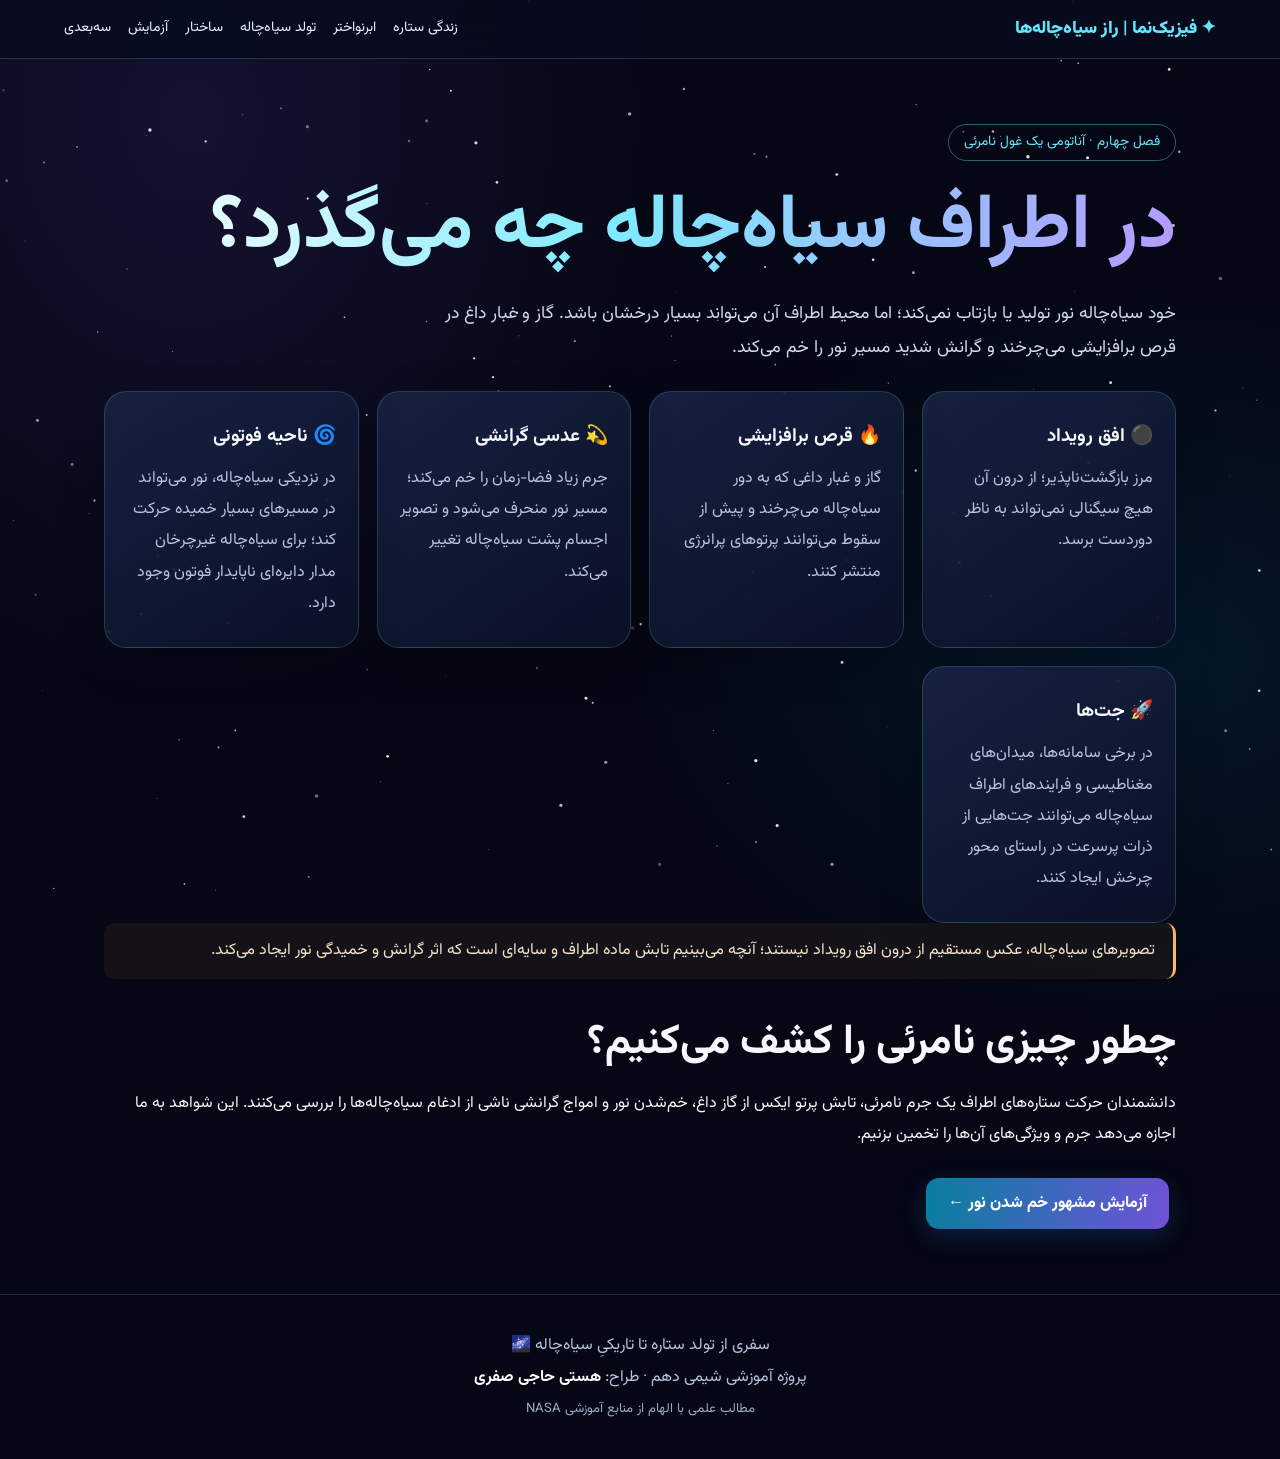
<file: anatomy.html>
<!doctype html><html lang="fa" dir="rtl"><head><meta charset="utf-8"><meta name="viewport" content="width=device-width,initial-scale=1"><meta name="description" content="سفر علمی به چرخه زندگی ستاره‌ها و شکل‌گیری سیاه‌چاله‌ها"><title>ساختار سیاه‌چاله | فیزیک‌نما</title><link rel="stylesheet" href="style.css"></head><body><canvas id="stars"></canvas><nav><a class="logo" href="index.html">✦ فیزیک‌نما | راز سیاه‌چاله‌ها</a><div class="navlinks"><a href="life.html">زندگی ستاره</a><a href="supernova.html">ابرنواختر</a><a href="blackhole.html">تولد سیاه‌چاله</a><a href="anatomy.html">ساختار</a><a href="experiment.html">آزمایش</a><a href="simulation.html">سه‌بعدی</a></div></nav>
<main class="wrap"><span class="eyebrow">فصل چهارم · آناتومی یک غول نامرئی</span><h1>در اطراف سیاه‌چاله چه می‌گذرد؟</h1><p class="lead">خود سیاه‌چاله نور تولید یا بازتاب نمی‌کند؛ اما محیط اطراف آن می‌تواند بسیار درخشان باشد. گاز و غبار داغ در قرص برافزایشی می‌چرخند و گرانش شدید مسیر نور را خم می‌کند.</p><div class="grid" style="margin-top:25px"><article class="card"><h3>⚫ افق رویداد</h3><p>مرز بازگشت‌ناپذیر؛ از درون آن هیچ سیگنالی نمی‌تواند به ناظر دوردست برسد.</p></article><article class="card"><h3>🔥 قرص برافزایشی</h3><p>گاز و غبار داغی که به دور سیاه‌چاله می‌چرخند و پیش از سقوط می‌توانند پرتوهای پرانرژی منتشر کنند.</p></article><article class="card"><h3>💫 عدسی گرانشی</h3><p>جرم زیاد فضا-زمان را خم می‌کند؛ مسیر نور منحرف می‌شود و تصویر اجسام پشت سیاه‌چاله تغییر می‌کند.</p></article><article class="card"><h3>🌀 ناحیه فوتونی</h3><p>در نزدیکی سیاه‌چاله، نور می‌تواند در مسیرهای بسیار خمیده حرکت کند؛ برای سیاه‌چاله غیرچرخان مدار دایره‌ای ناپایدار فوتون وجود دارد.</p></article><article class="card"><h3>🚀 جت‌ها</h3><p>در برخی سامانه‌ها، میدان‌های مغناطیسی و فرایندهای اطراف سیاه‌چاله می‌توانند جت‌هایی از ذرات پرسرعت در راستای محور چرخش ایجاد کنند.</p></article></div><div class="callout">تصویرهای سیاه‌چاله، عکس مستقیم از درون افق رویداد نیستند؛ آنچه می‌بینیم تابش ماده اطراف و سایه‌ای است که اثر گرانش و خمیدگی نور ایجاد می‌کند.</div><h2 style="margin-top:35px">چطور چیزی نامرئی را کشف می‌کنیم؟</h2><p>دانشمندان حرکت ستاره‌های اطراف یک جرم نامرئی، تابش پرتو ایکس از گاز داغ، خم‌شدن نور و امواج گرانشی ناشی از ادغام سیاه‌چاله‌ها را بررسی می‌کنند. این شواهد به ما اجازه می‌دهد جرم و ویژگی‌های آن‌ها را تخمین بزنیم.</p><a class="btn" href="experiment.html">آزمایش مشهور خم شدن نور ←</a></main><footer>سفری از تولد ستاره تا تاریکیِ سیاه‌چاله 🌌<br>پروژه آموزشی شیمی دهم · طراح: <strong>هستی حاجی صفری</strong><br><span class="caption">مطالب علمی با الهام از منابع آموزشی NASA</span></footer><script src="app.js"></script></body></html>
</file>
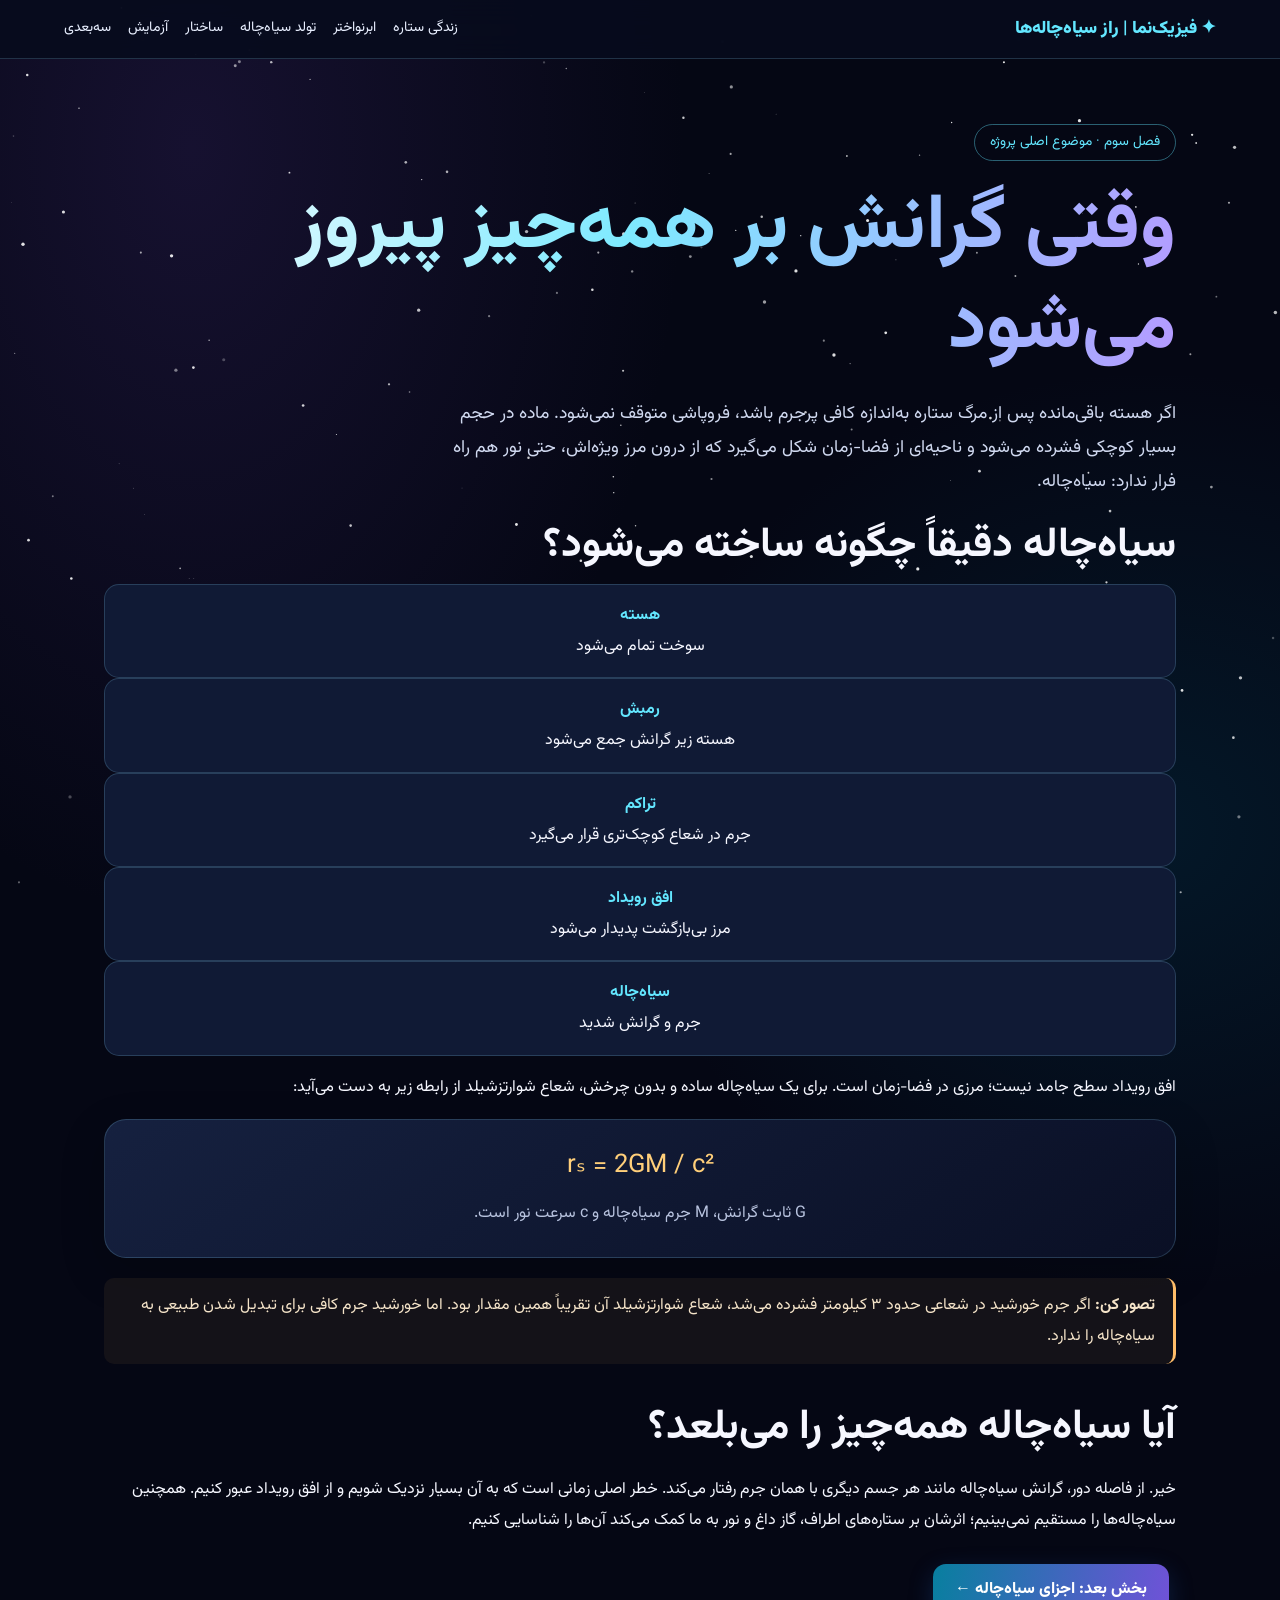
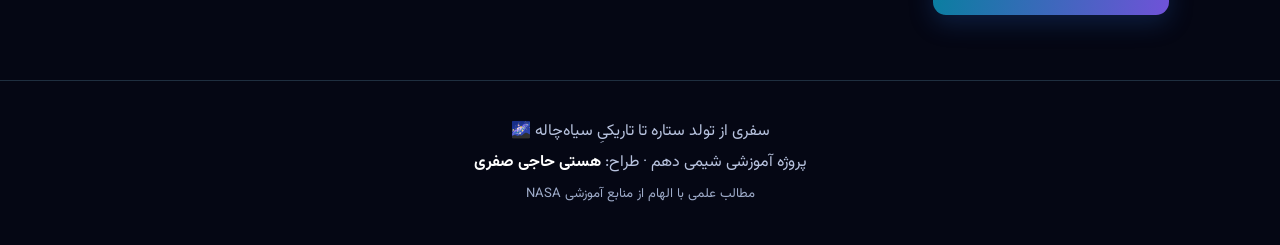
<file: blackhole.html>
<!doctype html><html lang="fa" dir="rtl"><head><meta charset="utf-8"><meta name="viewport" content="width=device-width,initial-scale=1"><meta name="description" content="سفر علمی به چرخه زندگی ستاره‌ها و شکل‌گیری سیاه‌چاله‌ها"><title>تولد سیاه‌چاله | فیزیک‌نما</title><link rel="stylesheet" href="style.css"></head><body><canvas id="stars"></canvas><nav><a class="logo" href="index.html">✦ فیزیک‌نما | راز سیاه‌چاله‌ها</a><div class="navlinks"><a href="life.html">زندگی ستاره</a><a href="supernova.html">ابرنواختر</a><a href="blackhole.html">تولد سیاه‌چاله</a><a href="anatomy.html">ساختار</a><a href="experiment.html">آزمایش</a><a href="simulation.html">سه‌بعدی</a></div></nav>
<main class="wrap"><span class="eyebrow">فصل سوم · موضوع اصلی پروژه</span><h1>وقتی گرانش بر همه‌چیز پیروز می‌شود</h1><p class="lead">اگر هسته باقی‌مانده پس از مرگ ستاره به‌اندازه کافی پرجرم باشد، فروپاشی متوقف نمی‌شود. ماده در حجم بسیار کوچکی فشرده می‌شود و ناحیه‌ای از فضا-زمان شکل می‌گیرد که از درون مرز ویژه‌اش، حتی نور هم راه فرار ندارد: سیاه‌چاله.</p><h2>سیاه‌چاله دقیقاً چگونه ساخته می‌شود؟</h2><div class="timeline"><div class="step"><b>هسته</b>سوخت تمام می‌شود</div><div class="step"><b>رمبش</b>هسته زیر گرانش جمع می‌شود</div><div class="step"><b>تراکم</b>جرم در شعاع کوچک‌تری قرار می‌گیرد</div><div class="step"><b>افق رویداد</b>مرز بی‌بازگشت پدیدار می‌شود</div><div class="step"><b>سیاه‌چاله</b>جرم و گرانش شدید</div></div><p>افق رویداد سطح جامد نیست؛ مرزی در فضا-زمان است. برای یک سیاه‌چاله ساده و بدون چرخش، شعاع شوارتزشیلد از رابطه زیر به دست می‌آید:</p><div class="card" style="text-align:center"><div class="formula" style="font-size:1.6rem;direction:ltr;color:#ffcf7a">rₛ = 2GM / c²</div><p>G ثابت گرانش، M جرم سیاه‌چاله و c سرعت نور است.</p></div><div class="callout" style="margin-top:20px"><b>تصور کن:</b> اگر جرم خورشید در شعاعی حدود ۳ کیلومتر فشرده می‌شد، شعاع شوارتزشیلد آن تقریباً همین مقدار بود. اما خورشید جرم کافی برای تبدیل شدن طبیعی به سیاه‌چاله را ندارد.</div><h2 style="margin-top:35px">آیا سیاه‌چاله همه‌چیز را می‌بلعد؟</h2><p>خیر. از فاصله دور، گرانش سیاه‌چاله مانند هر جسم دیگری با همان جرم رفتار می‌کند. خطر اصلی زمانی است که به آن بسیار نزدیک شویم و از افق رویداد عبور کنیم. همچنین سیاه‌چاله‌ها را مستقیم نمی‌بینیم؛ اثرشان بر ستاره‌های اطراف، گاز داغ و نور به ما کمک می‌کند آن‌ها را شناسایی کنیم.</p><a class="btn" href="anatomy.html">بخش بعد: اجزای سیاه‌چاله ←</a></main><footer>سفری از تولد ستاره تا تاریکیِ سیاه‌چاله 🌌<br>پروژه آموزشی شیمی دهم · طراح: <strong>هستی حاجی صفری</strong><br><span class="caption">مطالب علمی با الهام از منابع آموزشی NASA</span></footer><script src="app.js"></script></body></html>
</file>
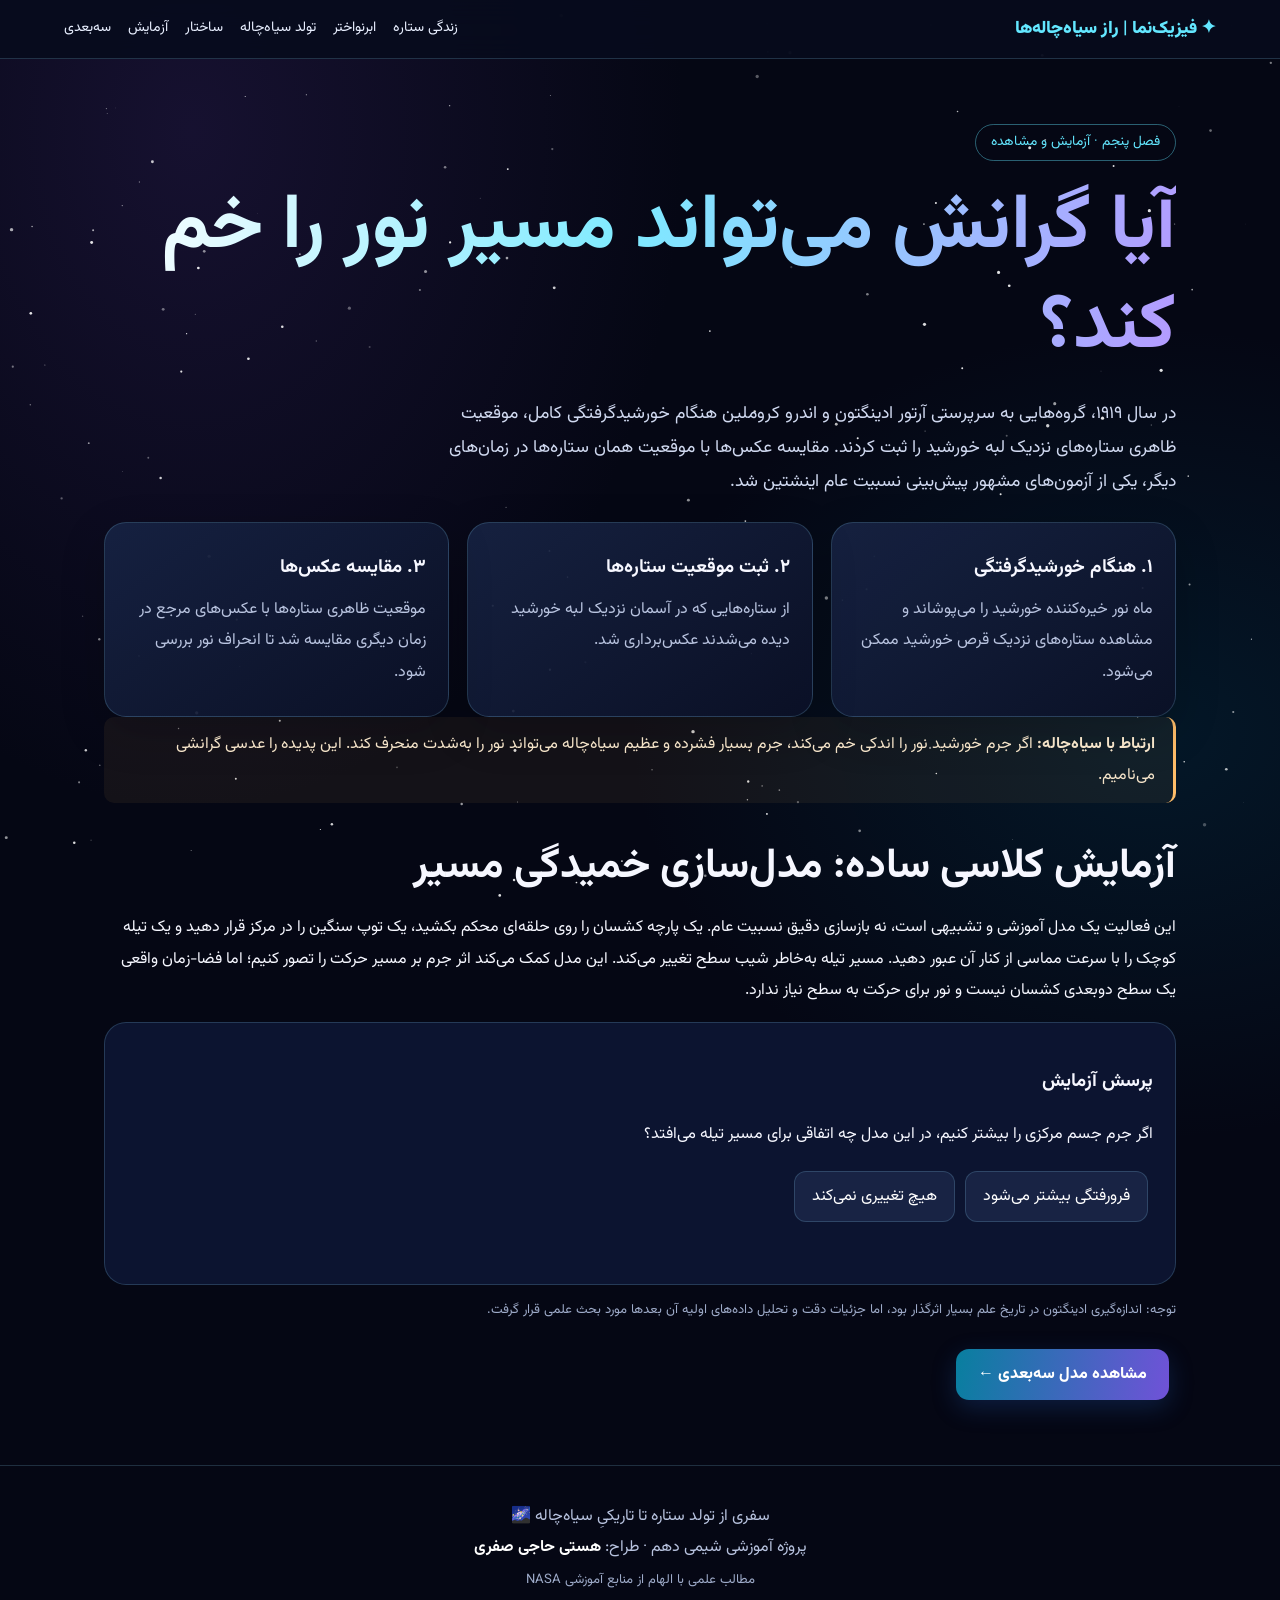
<file: experiment.html>
<!doctype html><html lang="fa" dir="rtl"><head><meta charset="utf-8"><meta name="viewport" content="width=device-width,initial-scale=1"><meta name="description" content="سفر علمی به چرخه زندگی ستاره‌ها و شکل‌گیری سیاه‌چاله‌ها"><title>آزمایش ادینگتون | فیزیک‌نما</title><link rel="stylesheet" href="style.css"></head><body><canvas id="stars"></canvas><nav><a class="logo" href="index.html">✦ فیزیک‌نما | راز سیاه‌چاله‌ها</a><div class="navlinks"><a href="life.html">زندگی ستاره</a><a href="supernova.html">ابرنواختر</a><a href="blackhole.html">تولد سیاه‌چاله</a><a href="anatomy.html">ساختار</a><a href="experiment.html">آزمایش</a><a href="simulation.html">سه‌بعدی</a></div></nav>
<main class="wrap"><span class="eyebrow">فصل پنجم · آزمایش و مشاهده</span><h1>آیا گرانش می‌تواند مسیر نور را خم کند؟</h1><p class="lead">در سال ۱۹۱۹، گروه‌هایی به سرپرستی آرتور ادینگتون و اندرو کروملین هنگام خورشیدگرفتگی کامل، موقعیت ظاهری ستاره‌های نزدیک لبه خورشید را ثبت کردند. مقایسه عکس‌ها با موقعیت همان ستاره‌ها در زمان‌های دیگر، یکی از آزمون‌های مشهور پیش‌بینی نسبیت عام اینشتین شد.</p><div class="grid" style="margin-top:22px"><article class="card"><h3>۱. هنگام خورشیدگرفتگی</h3><p>ماه نور خیره‌کننده خورشید را می‌پوشاند و مشاهده ستاره‌های نزدیک قرص خورشید ممکن می‌شود.</p></article><article class="card"><h3>۲. ثبت موقعیت ستاره‌ها</h3><p>از ستاره‌هایی که در آسمان نزدیک لبه خورشید دیده می‌شدند عکس‌برداری شد.</p></article><article class="card"><h3>۳. مقایسه عکس‌ها</h3><p>موقعیت ظاهری ستاره‌ها با عکس‌های مرجع در زمان دیگری مقایسه شد تا انحراف نور بررسی شود.</p></article></div><div class="callout"><b>ارتباط با سیاه‌چاله:</b> اگر جرم خورشید نور را اندکی خم می‌کند، جرم بسیار فشرده و عظیم سیاه‌چاله می‌تواند نور را به‌شدت منحرف کند. این پدیده را عدسی گرانشی می‌نامیم.</div><h2 style="margin-top:35px">آزمایش کلاسی ساده: مدل‌سازی خمیدگی مسیر</h2><p>این فعالیت یک مدل آموزشی و تشبیهی است، نه بازسازی دقیق نسبیت عام. یک پارچه کشسان را روی حلقه‌ای محکم بکشید، یک توپ سنگین را در مرکز قرار دهید و یک تیله کوچک را با سرعت مماسی از کنار آن عبور دهید. مسیر تیله به‌خاطر شیب سطح تغییر می‌کند. این مدل کمک می‌کند اثر جرم بر مسیر حرکت را تصور کنیم؛ اما فضا-زمان واقعی یک سطح دوبعدی کشسان نیست و نور برای حرکت به سطح نیاز ندارد.</p><div class="simbox"><h3>پرسش آزمایش</h3><p>اگر جرم جسم مرکزی را بیشتر کنیم، در این مدل چه اتفاقی برای مسیر تیله می‌افتد؟</p><div class="quiz"><button onclick="document.getElementById('feedback').textContent='در مدل پارچه، فرورفتگی بیشتر می‌شود و مسیر تیله بیشتر تغییر می‌کند. این فقط یک تشبیه آموزشی است.'">فرورفتگی بیشتر می‌شود</button><button onclick="document.getElementById('feedback').textContent='نه دقیقاً؛ جرم بیشتر در این مدل باعث فرورفتگی بیشتر پارچه می‌شود.'">هیچ تغییری نمی‌کند</button><div id="feedback"></div></div></div><p class="caption">توجه: اندازه‌گیری ادینگتون در تاریخ علم بسیار اثرگذار بود، اما جزئیات دقت و تحلیل داده‌های اولیه آن بعدها مورد بحث علمی قرار گرفت.</p><a class="btn" href="simulation.html">مشاهده مدل سه‌بعدی ←</a></main><footer>سفری از تولد ستاره تا تاریکیِ سیاه‌چاله 🌌<br>پروژه آموزشی شیمی دهم · طراح: <strong>هستی حاجی صفری</strong><br><span class="caption">مطالب علمی با الهام از منابع آموزشی NASA</span></footer><script src="app.js"></script></body></html>
</file>
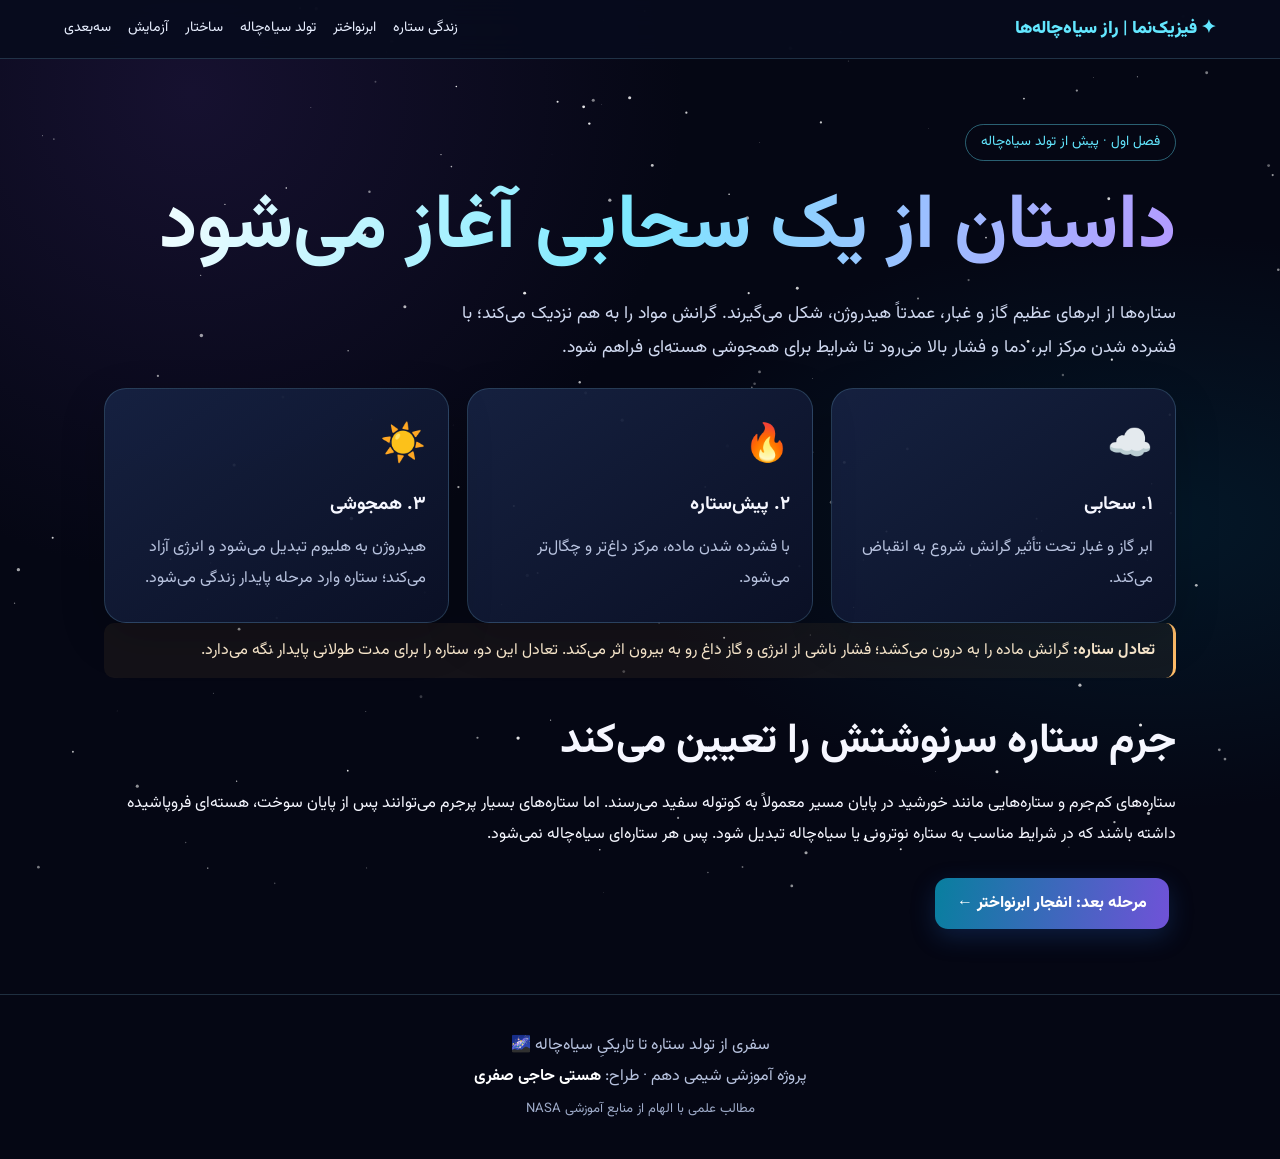
<file: life.html>
<!doctype html><html lang="fa" dir="rtl"><head><meta charset="utf-8"><meta name="viewport" content="width=device-width,initial-scale=1"><meta name="description" content="سفر علمی به چرخه زندگی ستاره‌ها و شکل‌گیری سیاه‌چاله‌ها"><title>زندگی ستاره | فیزیک‌نما</title><link rel="stylesheet" href="style.css"></head><body><canvas id="stars"></canvas><nav><a class="logo" href="index.html">✦ فیزیک‌نما | راز سیاه‌چاله‌ها</a><div class="navlinks"><a href="life.html">زندگی ستاره</a><a href="supernova.html">ابرنواختر</a><a href="blackhole.html">تولد سیاه‌چاله</a><a href="anatomy.html">ساختار</a><a href="experiment.html">آزمایش</a><a href="simulation.html">سه‌بعدی</a></div></nav>
<main class="wrap"><span class="eyebrow">فصل اول · پیش از تولد سیاه‌چاله</span><h1>داستان از یک سحابی آغاز می‌شود</h1><p class="lead">ستاره‌ها از ابرهای عظیم گاز و غبار، عمدتاً هیدروژن، شکل می‌گیرند. گرانش مواد را به هم نزدیک می‌کند؛ با فشرده شدن مرکز ابر، دما و فشار بالا می‌رود تا شرایط برای همجوشی هسته‌ای فراهم شود.</p><div class="grid" style="margin-top:22px"><article class="card"><div class="icon">☁️</div><h3>۱. سحابی</h3><p>ابر گاز و غبار تحت تأثیر گرانش شروع به انقباض می‌کند.</p></article><article class="card"><div class="icon">🔥</div><h3>۲. پیش‌ستاره</h3><p>با فشرده شدن ماده، مرکز داغ‌تر و چگال‌تر می‌شود.</p></article><article class="card"><div class="icon">☀️</div><h3>۳. همجوشی</h3><p>هیدروژن به هلیوم تبدیل می‌شود و انرژی آزاد می‌کند؛ ستاره وارد مرحله پایدار زندگی می‌شود.</p></article></div><div class="callout"><b>تعادل ستاره:</b> گرانش ماده را به درون می‌کشد؛ فشار ناشی از انرژی و گاز داغ رو به بیرون اثر می‌کند. تعادل این دو، ستاره را برای مدت طولانی پایدار نگه می‌دارد.</div><h2 style="margin-top:35px">جرم ستاره سرنوشتش را تعیین می‌کند</h2><p>ستاره‌های کم‌جرم و ستاره‌هایی مانند خورشید در پایان مسیر معمولاً به کوتوله سفید می‌رسند. اما ستاره‌های بسیار پرجرم می‌توانند پس از پایان سوخت، هسته‌ای فروپاشیده داشته باشند که در شرایط مناسب به ستاره نوترونی یا سیاه‌چاله تبدیل شود. پس هر ستاره‌ای سیاه‌چاله نمی‌شود.</p><a class="btn" href="supernova.html">مرحله بعد: انفجار ابرنواختر ←</a></main><footer>سفری از تولد ستاره تا تاریکیِ سیاه‌چاله 🌌<br>پروژه آموزشی شیمی دهم · طراح: <strong>هستی حاجی صفری</strong><br><span class="caption">مطالب علمی با الهام از منابع آموزشی NASA</span></footer><script src="app.js"></script></body></html>
</file>
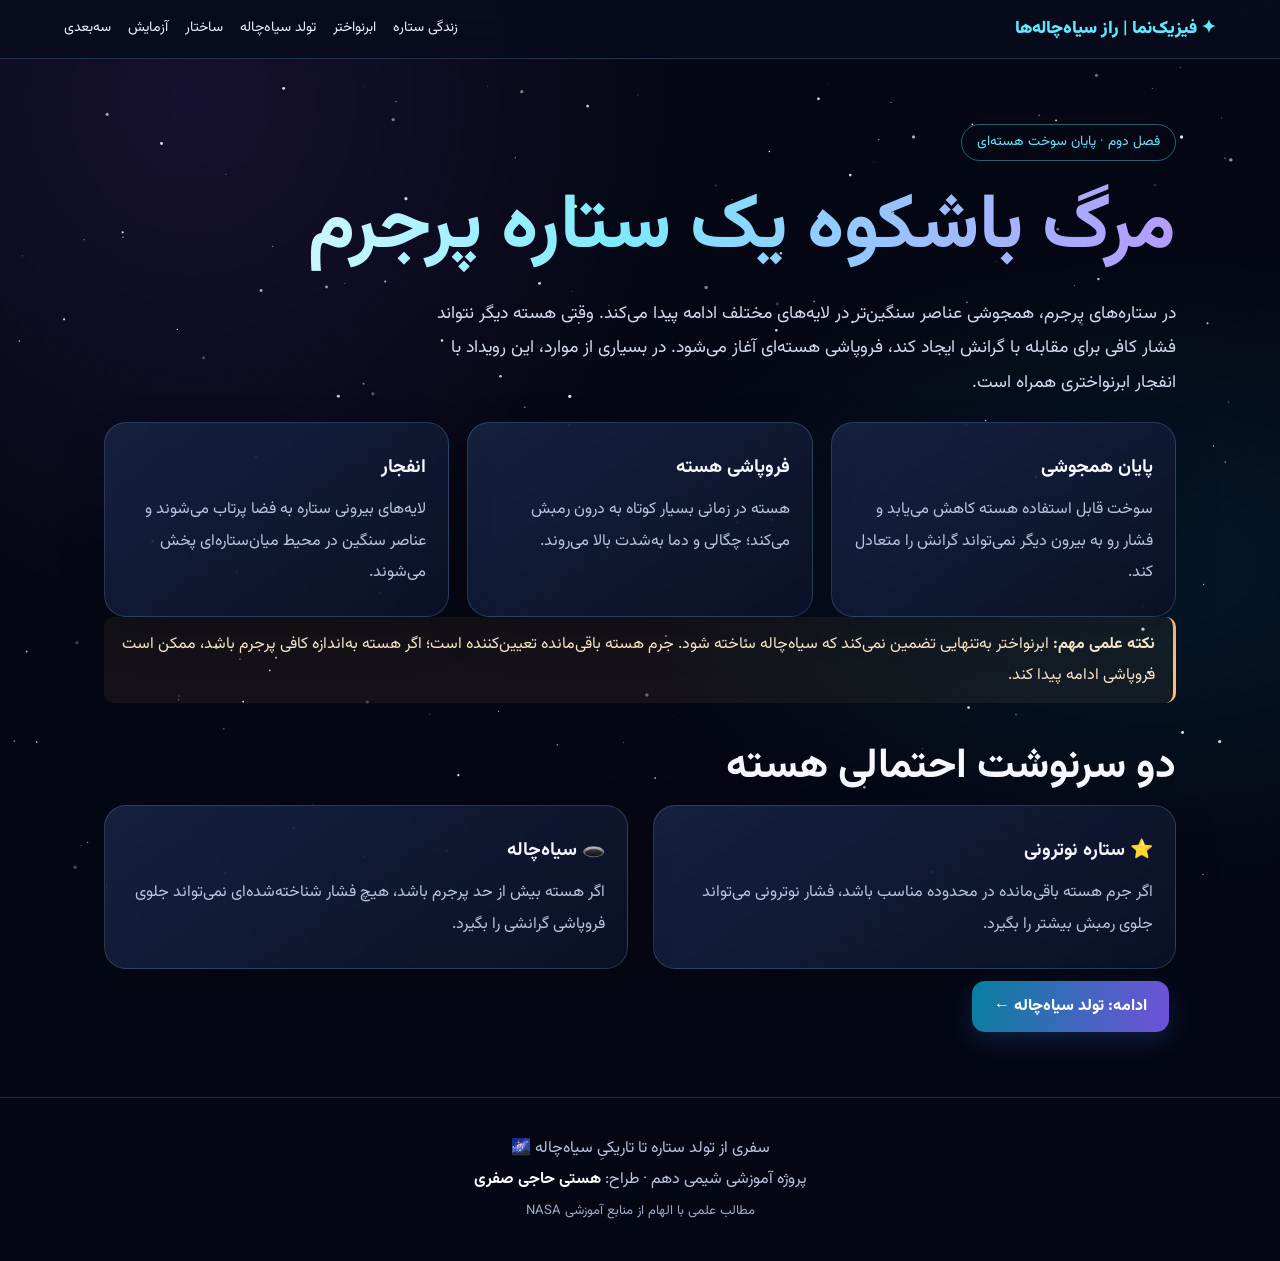
<file: supernova.html>
<!doctype html><html lang="fa" dir="rtl"><head><meta charset="utf-8"><meta name="viewport" content="width=device-width,initial-scale=1"><meta name="description" content="سفر علمی به چرخه زندگی ستاره‌ها و شکل‌گیری سیاه‌چاله‌ها"><title>انفجار ابرنواختری | فیزیک‌نما</title><link rel="stylesheet" href="style.css"></head><body><canvas id="stars"></canvas><nav><a class="logo" href="index.html">✦ فیزیک‌نما | راز سیاه‌چاله‌ها</a><div class="navlinks"><a href="life.html">زندگی ستاره</a><a href="supernova.html">ابرنواختر</a><a href="blackhole.html">تولد سیاه‌چاله</a><a href="anatomy.html">ساختار</a><a href="experiment.html">آزمایش</a><a href="simulation.html">سه‌بعدی</a></div></nav>
<main class="wrap"><span class="eyebrow">فصل دوم · پایان سوخت هسته‌ای</span><h1>مرگ باشکوه یک ستاره پرجرم</h1><p class="lead">در ستاره‌های پرجرم، همجوشی عناصر سنگین‌تر در لایه‌های مختلف ادامه پیدا می‌کند. وقتی هسته دیگر نتواند فشار کافی برای مقابله با گرانش ایجاد کند، فروپاشی هسته‌ای آغاز می‌شود. در بسیاری از موارد، این رویداد با انفجار ابرنواختری همراه است.</p><div class="grid" style="margin-top:22px"><article class="card"><h3>پایان همجوشی</h3><p>سوخت قابل استفاده هسته کاهش می‌یابد و فشار رو به بیرون دیگر نمی‌تواند گرانش را متعادل کند.</p></article><article class="card"><h3>فروپاشی هسته</h3><p>هسته در زمانی بسیار کوتاه به درون رمبش می‌کند؛ چگالی و دما به‌شدت بالا می‌روند.</p></article><article class="card"><h3>انفجار</h3><p>لایه‌های بیرونی ستاره به فضا پرتاب می‌شوند و عناصر سنگین در محیط میان‌ستاره‌ای پخش می‌شوند.</p></article></div><div class="callout"><b>نکته علمی مهم:</b> ابرنواختر به‌تنهایی تضمین نمی‌کند که سیاه‌چاله ساخته شود. جرم هسته باقی‌مانده تعیین‌کننده است؛ اگر هسته به‌اندازه کافی پرجرم باشد، ممکن است فروپاشی ادامه پیدا کند.</div><h2 style="margin-top:35px">دو سرنوشت احتمالی هسته</h2><div class="split"><div class="card"><h3>⭐ ستاره نوترونی</h3><p>اگر جرم هسته باقی‌مانده در محدوده مناسب باشد، فشار نوترونی می‌تواند جلوی رمبش بیشتر را بگیرد.</p></div><div class="card"><h3>🕳️ سیاه‌چاله</h3><p>اگر هسته بیش از حد پرجرم باشد، هیچ فشار شناخته‌شده‌ای نمی‌تواند جلوی فروپاشی گرانشی را بگیرد.</p></div></div><a class="btn" href="blackhole.html">ادامه: تولد سیاه‌چاله ←</a></main><footer>سفری از تولد ستاره تا تاریکیِ سیاه‌چاله 🌌<br>پروژه آموزشی شیمی دهم · طراح: <strong>هستی حاجی صفری</strong><br><span class="caption">مطالب علمی با الهام از منابع آموزشی NASA</span></footer><script src="app.js"></script></body></html>
</file>
<file: style.css>
@import url('https://fonts.googleapis.com/css2?family=Vazirmatn:wght@300;400;500;600;700;800&display=swap');
:root{--bg:#050714;--panel:#10162d;--panel2:#151e3b;--cyan:#63e7ff;--violet:#9b7cff;--gold:#ffbd69;--muted:#b8c3df;--line:#8edfff30}
*{box-sizing:border-box}html{scroll-behavior:smooth}body{margin:0;background:radial-gradient(ellipse at 15% 8%,#30205a66,transparent 32%),radial-gradient(ellipse at 90% 45%,#004a6540,transparent 32%),var(--bg);color:#f6f7ff;font-family:Vazirmatn,Tahoma,sans-serif;line-height:1.95;overflow-x:hidden}
#stars{position:fixed;inset:0;width:100%;height:100%;z-index:-1;pointer-events:none}
a{color:var(--cyan);text-decoration:none}a:hover{color:white}
nav{position:sticky;top:0;z-index:20;display:flex;align-items:center;justify-content:space-between;gap:16px;padding:12px 5%;background:#070b1de8;backdrop-filter:blur(15px);border-bottom:1px solid var(--line)}
.logo{font-weight:900;color:var(--cyan);font-size:1.1rem;white-space:nowrap}.navlinks{display:flex;gap:17px;flex-wrap:wrap}.navlinks a{color:#e8efff;font-size:.88rem}
.hero{min-height:78vh;display:grid;grid-template-columns:1.1fr .9fr;align-items:center;gap:25px;max-width:1250px;margin:auto;padding:65px 5%}.hero-copy{max-width:680px}.eyebrow{display:inline-block;color:var(--cyan);border:1px solid #63e7ff66;border-radius:30px;padding:4px 15px;font-size:.86rem}
h1{font-size:clamp(2.5rem,6vw,5.2rem);line-height:1.3;margin:18px 0;background:linear-gradient(100deg,#fff,#7eeaff 48%,#b49aff);color:transparent;background-clip:text}
h2{font-size:clamp(1.7rem,4vw,2.6rem);line-height:1.4;margin:.2em 0}.lead{font-size:1.1rem;color:#d0d9f0;max-width:750px}.muted{color:var(--muted)}
.btn{display:inline-block;margin:12px 7px 0 0;padding:10px 22px;border-radius:13px;background:linear-gradient(100deg,#087f9f,#7052d8);color:white;font-weight:800;box-shadow:0 8px 25px #225dba44}.btn.alt{background:#172342;border:1px solid var(--line)}
section,.wrap{max-width:1200px;margin:auto;padding:65px 5%}.section-head{text-align:center;margin-bottom:30px}.section-head small{color:var(--cyan);letter-spacing:.5px}
.grid{display:grid;grid-template-columns:repeat(auto-fit,minmax(230px,1fr));gap:18px}.card{background:linear-gradient(145deg,#172343ed,#0b1127ed);border:1px solid var(--line);border-radius:22px;padding:22px;box-shadow:0 15px 45px #0003;transition:.25s}.card:hover{transform:translateY(-5px);border-color:#63e7ff99}.card h3{margin:5px 0 8px}.card p{color:var(--muted);margin:6px 0}.icon{font-size:2.3rem}.tag{color:var(--gold);font-size:.84rem}
}
.timeline{display:grid;grid-template-columns:repeat(5,1fr);gap:10px;margin:28px 0}.step{padding:15px;border-radius:15px;background:#101a35;border:1px solid var(--line);text-align:center}.step b{display:block;color:var(--cyan)}
.image{width:100%;height:260px;object-fit:cover;border-radius:20px;border:1px solid var(--line);display:block}.split{display:grid;grid-template-columns:1fr 1fr;gap:25px;align-items:center}
.callout{border-right:3px solid var(--gold);padding:12px 18px;background:#ffbd6910;border-radius:10px;color:#f5e4c9}
footer{text-align:center;border-top:1px solid var(--line);padding:35px 15px;color:var(--muted)}footer strong{color:white}
.simbox{background:#0c1430;border:1px solid var(--line);border-radius:22px;padding:22px}.simbox input{width:100%;accent-color:var(--cyan)}.value{color:var(--gold);font-weight:800}
#space3d{width:100%;height:420px;display:block;border-radius:24px;background:#030611}.caption{font-size:.82rem;color:#9eabc9}
.quiz button{font:inherit;margin:5px;padding:9px 17px;border:1px solid var(--line);border-radius:12px;background:#182344;color:white;cursor:pointer}.quiz button:hover{border-color:var(--cyan)}#feedback{color:var(--gold);min-height:35px}
@media(max-width:760px){.hero,.split{grid-template-columns:1fr}.hero{padding-top:45px}.timeline{grid-template-columns:1fr 1fr}.navlinks{gap:9px}.navlinks a{font-size:.75rem}#space3d{height:330px}}
</file>
